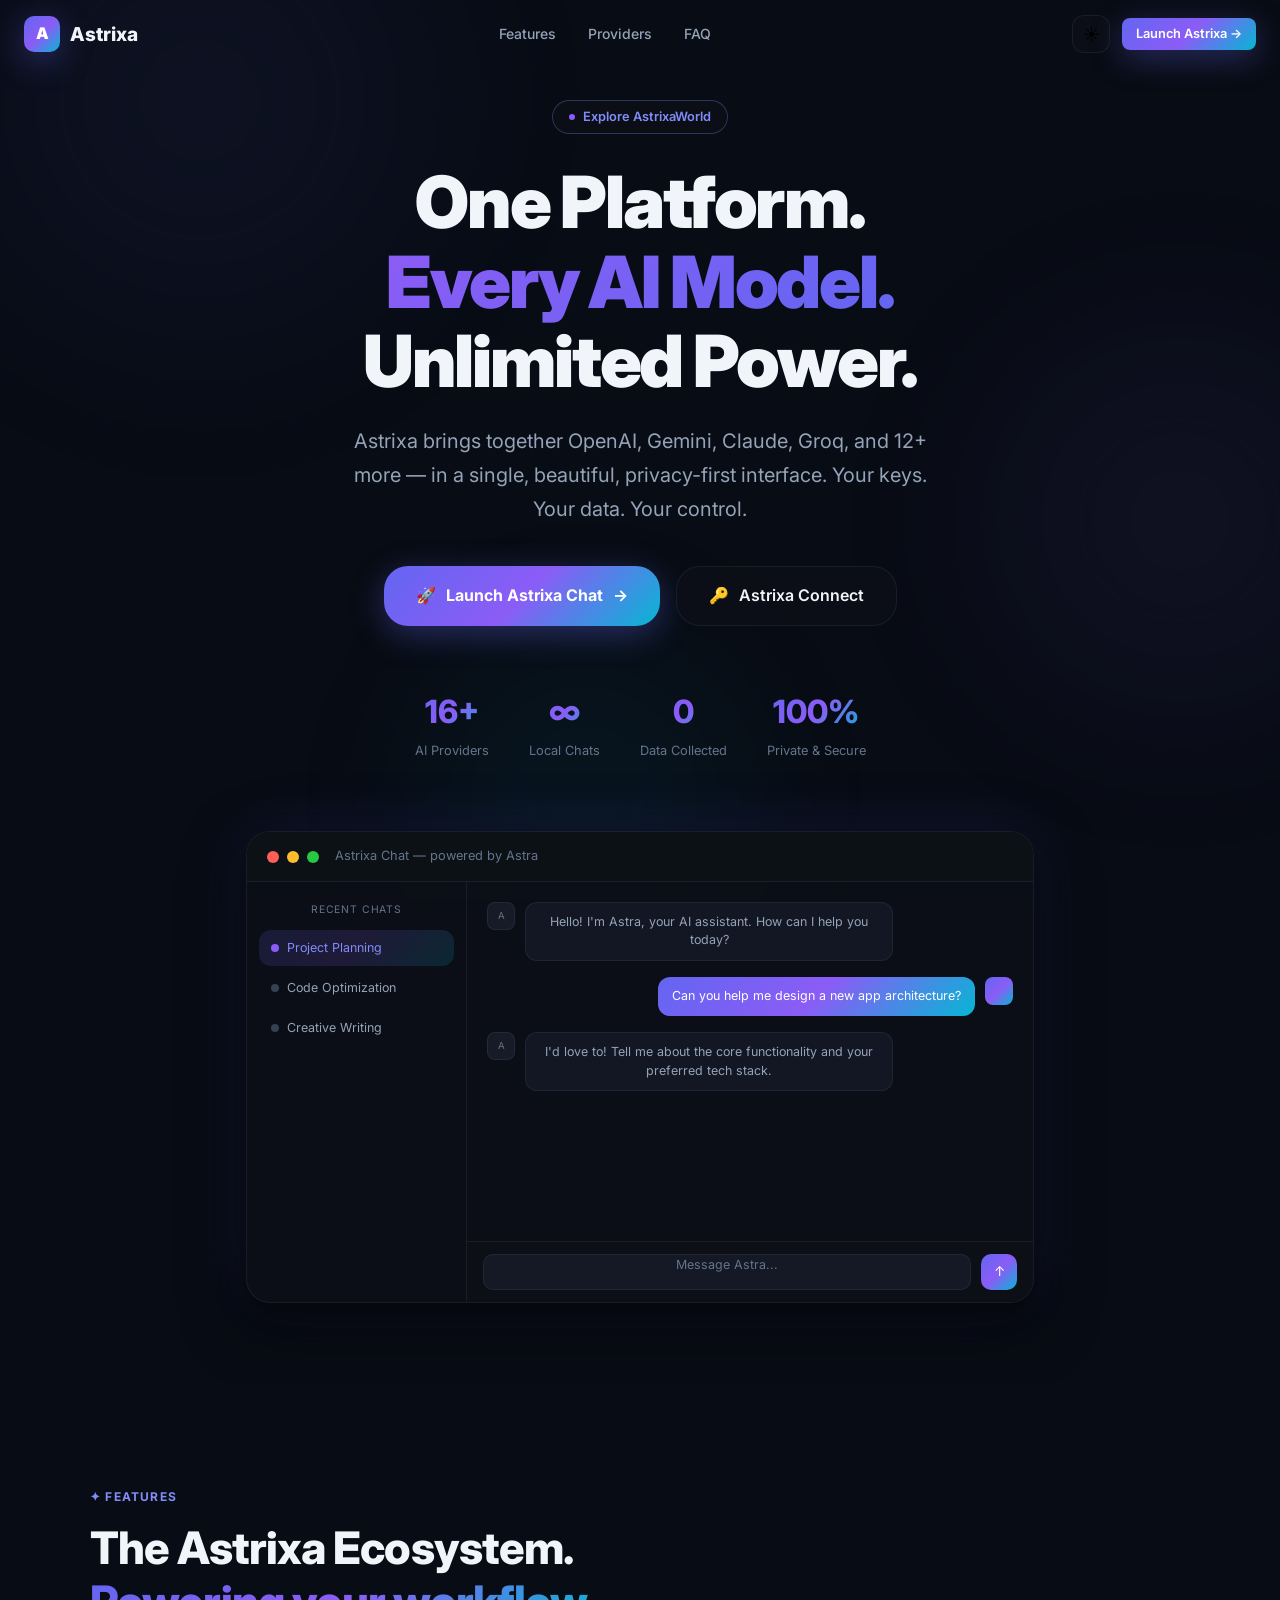
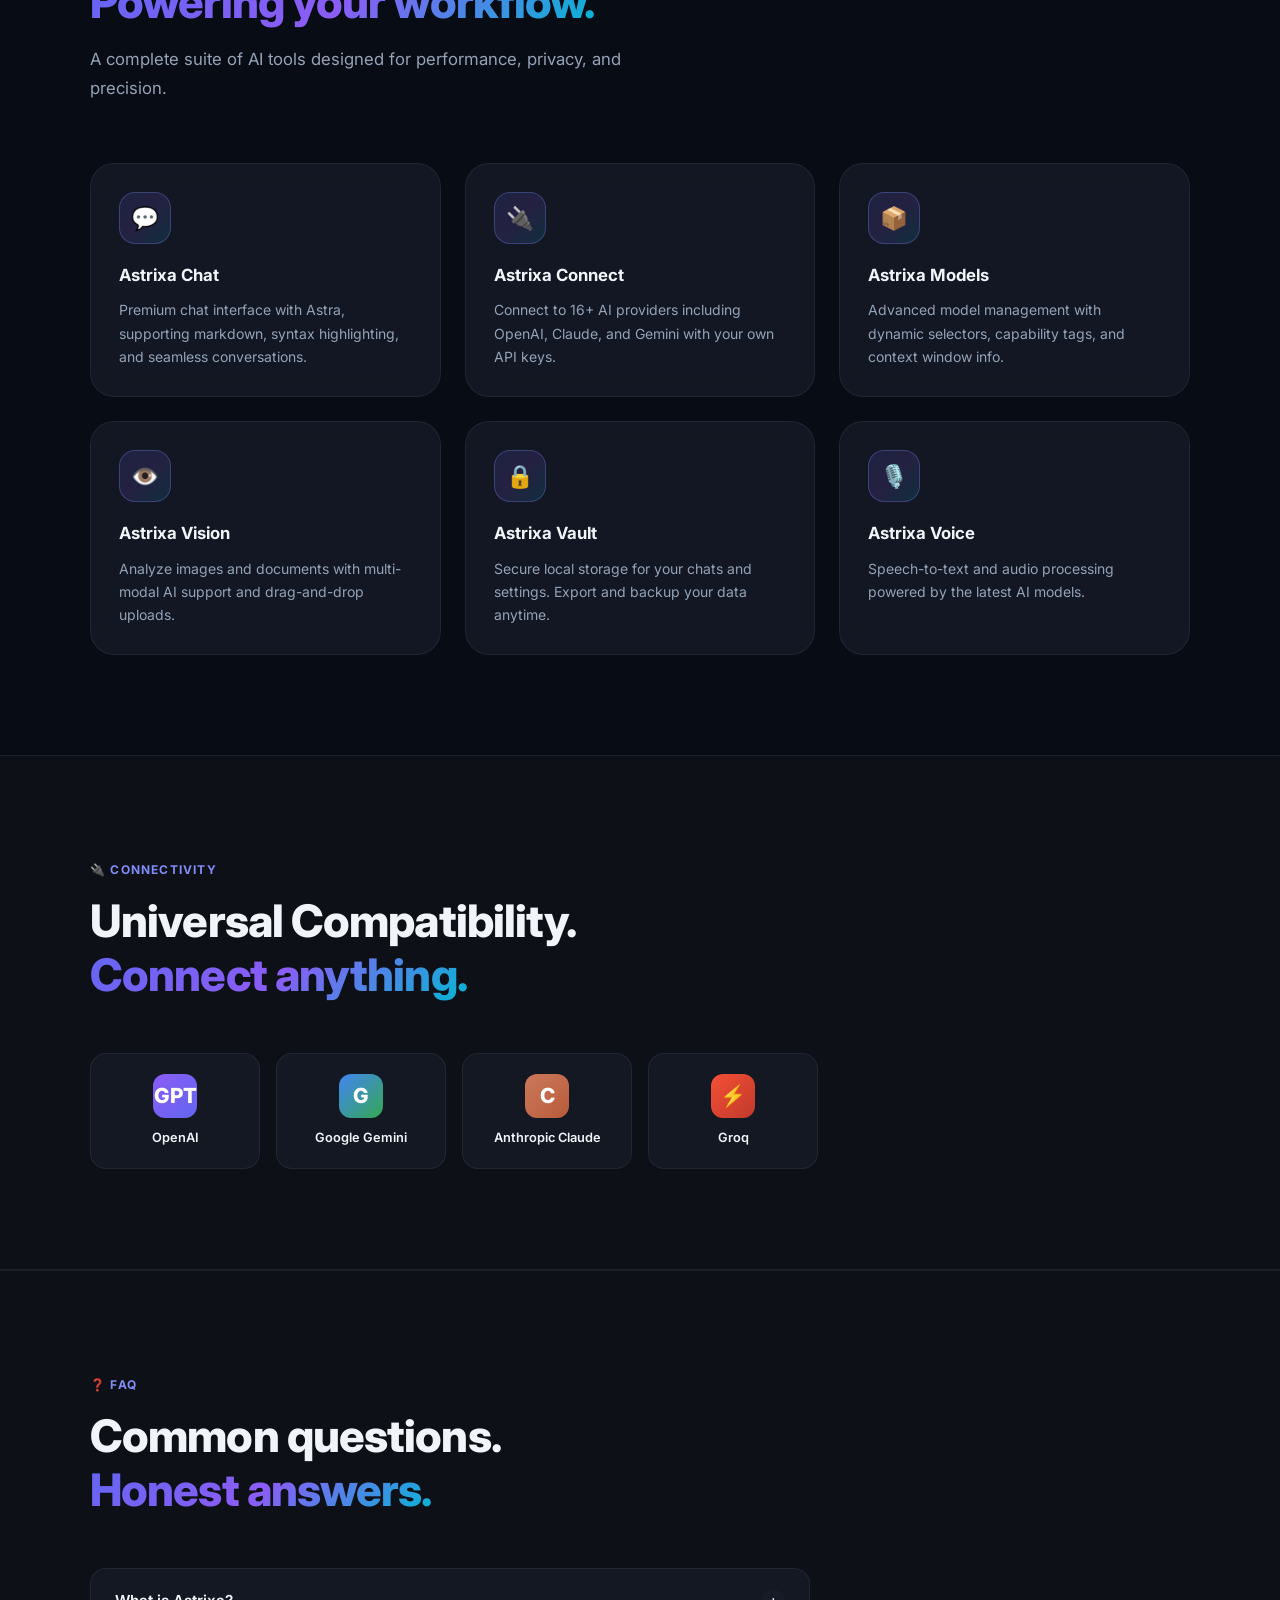
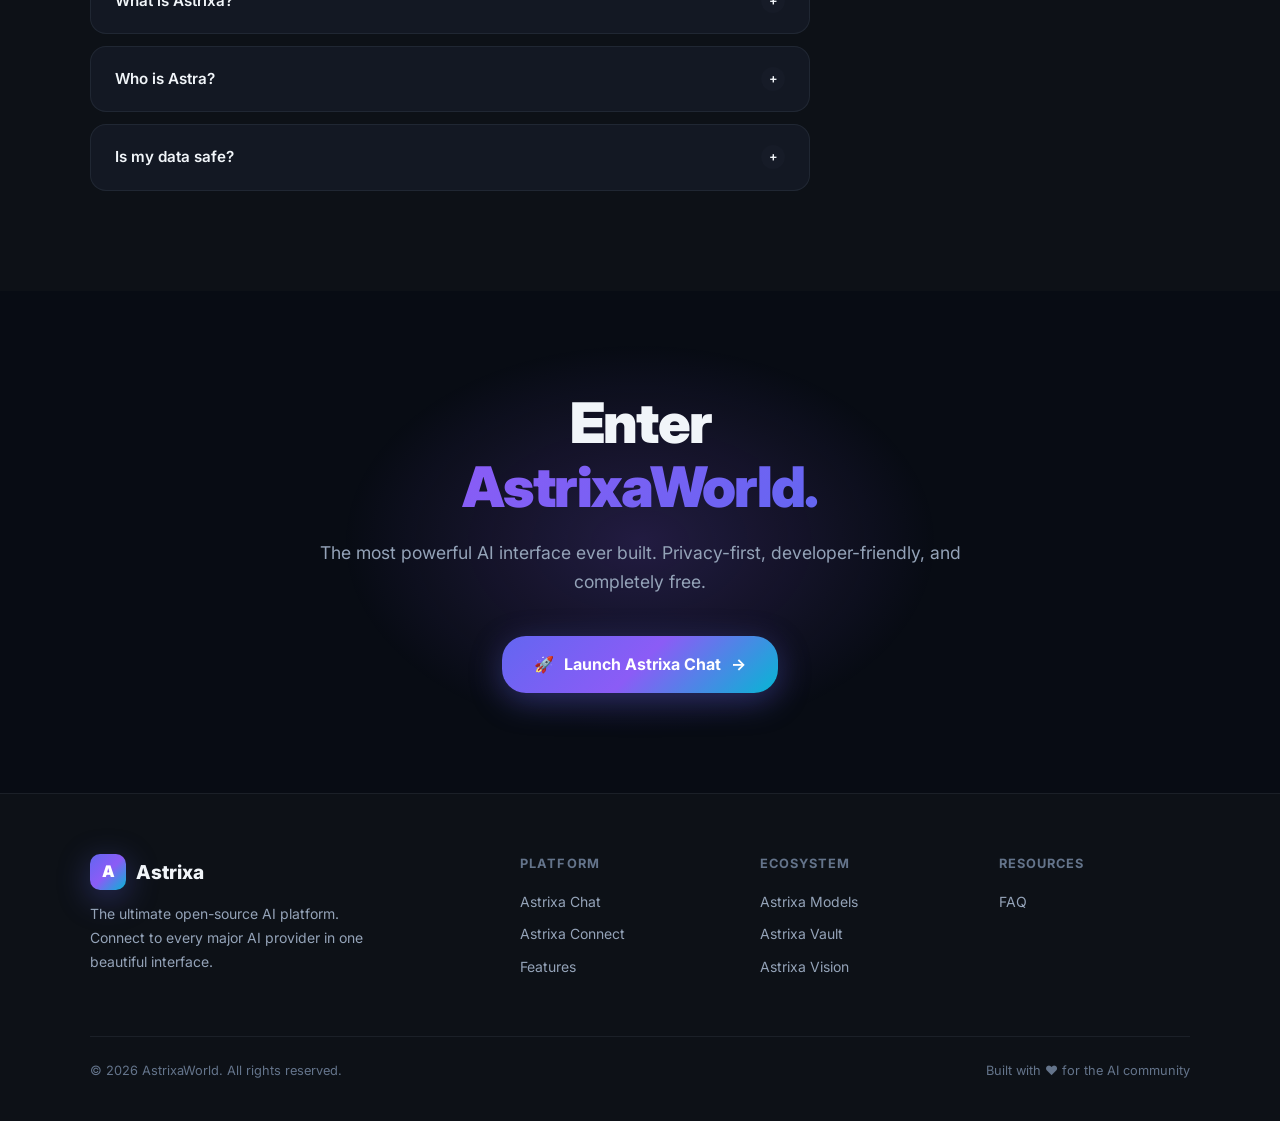
<file: index.html>
<!DOCTYPE html>
<html lang="en" data-theme="dark">
<head>
  <meta charset="UTF-8" />
  <meta name="viewport" content="width=device-width, initial-scale=1.0" />
  <title>Astrixa — The Ultimate AI Platform</title>
  <meta name="description" content="One platform. Every AI model. Unlimited possibilities. Connect to OpenAI, Gemini, Claude, Groq, and 12+ more AI providers in a single beautiful interface." />
  <link rel="icon" type="image/svg+xml" href="data:image/svg+xml,<svg xmlns='http://www.w3.org/2000/svg' viewBox='0 0 32 32'><defs><linearGradient id='g' x1='0%25' y1='0%25' x2='100%25' y2='100%25'><stop offset='0%25' stop-color='%238b5cf6'/><stop offset='100%25' stop-color='%2306b6d4'/></linearGradient></defs><rect width='32' height='32' rx='8' fill='url(%23g)'/><text x='16' y='22' text-anchor='middle' font-size='18' fill='white' font-family='Arial' font-weight='bold'>A</text></svg>" />
  <link rel="preconnect" href="https://fonts.googleapis.com" />
  <link rel="preconnect" href="https://fonts.gstatic.com" crossorigin />
  <link href="https://fonts.googleapis.com/css2?family=Inter:wght@300;400;500;600;700;800;900&display=swap" rel="stylesheet" />
  <link rel="stylesheet" href="assets/css/styles.css" />
  <style>
    /* ── Landing Page Specific ── */
    .landing-nav {
      position: fixed;
      top: 0;
      left: 0;
      right: 0;
      z-index: var(--z-sticky);
      padding: 0 24px;
      height: 68px;
      display: flex;
      align-items: center;
      justify-content: space-between;
      transition: all var(--transition-base);
    }
    .landing-nav.scrolled {
      background: var(--bg-glass);
      backdrop-filter: var(--blur-lg);
      -webkit-backdrop-filter: var(--blur-lg);
      border-bottom: 1px solid var(--border-color);
      box-shadow: var(--shadow-md);
    }
    .nav-logo {
      display: flex;
      align-items: center;
      gap: 10px;
      font-size: 1.2rem;
      font-weight: 800;
      color: var(--text-primary);
    }
    .nav-logo-icon {
      width: 36px;
      height: 36px;
      background: var(--brand-gradient);
      border-radius: 10px;
      display: flex;
      align-items: center;
      justify-content: center;
      font-size: 1rem;
      font-weight: 900;
      color: white;
      box-shadow: var(--shadow-brand);
    }
    .nav-links {
      display: flex;
      align-items: center;
      gap: 32px;
    }
    .nav-link {
      font-size: 0.875rem;
      font-weight: 500;
      color: var(--text-secondary);
      transition: color var(--transition-fast);
    }
    .nav-link:hover { color: var(--text-primary); opacity: 1; }
    .nav-actions {
      display: flex;
      align-items: center;
      gap: 12px;
    }
    .theme-toggle-btn {
      width: 38px;
      height: 38px;
      border-radius: var(--radius-md);
      background: var(--bg-glass);
      border: 1px solid var(--border-color);
      display: flex;
      align-items: center;
      justify-content: center;
      cursor: pointer;
      transition: all var(--transition-fast);
      font-size: 1rem;
    }
    .theme-toggle-btn:hover { background: var(--bg-glass-hover); }

    /* ── Hero ── */
    .hero {
      min-height: 100vh;
      display: flex;
      align-items: center;
      justify-content: center;
      text-align: center;
      padding: 100px 24px 80px;
      position: relative;
      overflow: hidden;
    }
    .hero-content {
      max-width: 860px;
      position: relative;
      z-index: 2;
    }
    .hero-badge {
      display: inline-flex;
      align-items: center;
      gap: 8px;
      padding: 6px 16px;
      background: var(--bg-glass);
      border: 1px solid var(--border-brand);
      border-radius: var(--radius-full);
      font-size: 0.8rem;
      font-weight: 600;
      color: var(--text-brand);
      margin-bottom: 28px;
      backdrop-filter: var(--blur-sm);
      animation: fadeInDown 0.6s ease both;
    }
    .hero-badge-dot {
      width: 6px;
      height: 6px;
      background: var(--brand-primary);
      border-radius: 50%;
      animation: pulse 2s ease-in-out infinite;
    }
    .hero-title {
      font-size: clamp(2.5rem, 6vw, 4.5rem);
      font-weight: 900;
      line-height: 1.1;
      letter-spacing: -0.03em;
      margin-bottom: 24px;
      animation: fadeInUp 0.7s ease 0.1s both;
    }
    .hero-subtitle {
      font-size: clamp(1rem, 2vw, 1.25rem);
      color: var(--text-secondary);
      max-width: 600px;
      margin: 0 auto 40px;
      line-height: 1.7;
      animation: fadeInUp 0.7s ease 0.2s both;
    }
    .hero-actions {
      display: flex;
      gap: 16px;
      justify-content: center;
      flex-wrap: wrap;
      animation: fadeInUp 0.7s ease 0.3s both;
    }
    .hero-cta {
      display: inline-flex;
      align-items: center;
      gap: 10px;
      padding: 16px 32px;
      background: var(--brand-gradient);
      color: white;
      border-radius: var(--radius-xl);
      font-size: 1rem;
      font-weight: 700;
      box-shadow: var(--shadow-brand);
      transition: all var(--transition-base);
      position: relative;
      overflow: hidden;
    }
    .hero-cta::before {
      content: '';
      position: absolute;
      inset: 0;
      background: linear-gradient(135deg, rgba(255,255,255,0.15), transparent);
      opacity: 0;
      transition: opacity var(--transition-fast);
    }
    .hero-cta:hover {
      transform: translateY(-2px);
      box-shadow: 0 16px 48px rgba(99,102,241,0.45);
      opacity: 1;
    }
    .hero-cta:hover::before { opacity: 1; }
    .hero-cta:active { transform: translateY(0); }
    .hero-cta-arrow {
      transition: transform var(--transition-base);
    }
    .hero-cta:hover .hero-cta-arrow { transform: translateX(4px); }
    .hero-secondary-cta {
      display: inline-flex;
      align-items: center;
      gap: 10px;
      padding: 16px 32px;
      background: var(--bg-glass);
      border: 1px solid var(--border-color);
      border-radius: var(--radius-xl);
      color: var(--text-primary);
      font-size: 1rem;
      font-weight: 600;
      backdrop-filter: var(--blur-sm);
      transition: all var(--transition-base);
    }
    .hero-secondary-cta:hover {
      background: var(--bg-glass-hover);
      border-color: var(--border-brand);
      transform: translateY(-2px);
      opacity: 1;
    }
    .hero-stats {
      display: flex;
      gap: 40px;
      justify-content: center;
      margin-top: 60px;
      flex-wrap: wrap;
      animation: fadeInUp 0.7s ease 0.4s both;
    }
    .hero-stat {
      text-align: center;
    }
    .hero-stat-number {
      font-size: 2rem;
      font-weight: 800;
      background: var(--brand-gradient);
      -webkit-background-clip: text;
      -webkit-text-fill-color: transparent;
      background-clip: text;
    }
    .hero-stat-label {
      font-size: 0.8rem;
      color: var(--text-tertiary);
      margin-top: 4px;
    }

    /* ── Floating mockup ── */
    .hero-mockup {
      margin-top: 70px;
      position: relative;
      animation: fadeInUp 0.8s ease 0.5s both;
    }
    .mockup-window {
      background: var(--bg-glass);
      border: 1px solid var(--border-color);
      border-radius: var(--radius-xl);
      overflow: hidden;
      box-shadow: var(--shadow-xl), var(--shadow-glow);
      backdrop-filter: var(--blur-md);
      max-width: 900px;
      margin: 0 auto;
    }
    .mockup-titlebar {
      display: flex;
      align-items: center;
      gap: 8px;
      padding: 14px 20px;
      border-bottom: 1px solid var(--border-color);
      background: var(--bg-glass-strong);
    }
    .mockup-dot {
      width: 12px; height: 12px;
      border-radius: 50%;
    }
    .mockup-dot-red   { background: #ff5f57; }
    .mockup-dot-yellow { background: #febc2e; }
    .mockup-dot-green { background: #28c840; }
    .mockup-titlebar-text {
      margin-left: 8px;
      font-size: 0.8rem;
      color: var(--text-tertiary);
    }
    .mockup-body {
      display: flex;
      height: 420px;
    }
    .mockup-sidebar {
      width: 220px;
      border-right: 1px solid var(--border-color);
      padding: 16px 12px;
      display: flex;
      flex-direction: column;
      gap: 4px;
      flex-shrink: 0;
    }
    .mockup-sidebar-item {
      padding: 8px 12px;
      border-radius: var(--radius-md);
      font-size: 0.78rem;
      color: var(--text-secondary);
      display: flex;
      align-items: center;
      gap: 8px;
    }
    .mockup-sidebar-item.active {
      background: var(--brand-gradient-soft);
      color: var(--text-brand);
    }
    .mockup-sidebar-dot {
      width: 8px; height: 8px;
      border-radius: 50%;
      background: var(--brand-primary);
      flex-shrink: 0;
    }
    .mockup-chat {
      flex: 1;
      display: flex;
      flex-direction: column;
      padding: 20px;
      gap: 16px;
      overflow: hidden;
    }
    .mockup-msg {
      display: flex;
      gap: 10px;
      align-items: flex-start;
    }
    .mockup-msg.user { flex-direction: row-reverse; }
    .mockup-avatar {
      width: 28px; height: 28px;
      border-radius: 8px;
      flex-shrink: 0;
    }
    .mockup-avatar.ai {
      background: var(--bg-tertiary);
      border: 1px solid var(--border-color);
      display: flex;
      align-items: center;
      justify-content: center;
      font-size: 0.65rem;
      color: var(--text-tertiary);
    }
    .mockup-avatar.user {
      background: var(--brand-gradient);
    }
    .mockup-bubble {
      padding: 10px 14px;
      border-radius: 12px;
      font-size: 0.78rem;
      line-height: 1.5;
      max-width: 70%;
    }
    .mockup-bubble.ai {
      background: var(--bg-card);
      border: 1px solid var(--border-color);
      color: var(--text-secondary);
    }
    .mockup-bubble.user {
      background: var(--brand-gradient);
      color: white;
    }
    .mockup-input-bar {
      border-top: 1px solid var(--border-color);
      padding: 12px 16px;
      display: flex;
      gap: 10px;
      align-items: center;
      background: var(--bg-glass);
    }
    .mockup-input {
      flex: 1;
      height: 36px;
      background: var(--bg-input);
      border: 1px solid var(--border-color);
      border-radius: 10px;
      padding: 0 14px;
      font-size: 0.78rem;
      color: var(--text-tertiary);
    }
    .mockup-send {
      width: 36px; height: 36px;
      background: var(--brand-gradient);
      border-radius: 10px;
      display: flex;
      align-items: center;
      justify-content: center;
      font-size: 0.85rem;
      color: white;
    }

    /* ── Section Base ── */
    .section {
      padding: 100px 24px;
      position: relative;
    }
    .section-inner {
      max-width: 1100px;
      margin: 0 auto;
    }
    .section-label {
      display: inline-flex;
      align-items: center;
      gap: 8px;
      font-size: 0.75rem;
      font-weight: 700;
      letter-spacing: 0.1em;
      text-transform: uppercase;
      color: var(--text-brand);
      margin-bottom: 16px;
    }
    .section-title {
      font-size: clamp(1.8rem, 4vw, 2.8rem);
      font-weight: 800;
      line-height: 1.2;
      letter-spacing: -0.02em;
      margin-bottom: 16px;
    }
    .section-subtitle {
      font-size: 1.05rem;
      color: var(--text-secondary);
      max-width: 560px;
      line-height: 1.7;
    }

    /* ── Features Grid ── */
    .features-grid {
      display: grid;
      grid-template-columns: repeat(auto-fit, minmax(300px, 1fr));
      gap: 24px;
      margin-top: 60px;
    }
    .feature-card {
      padding: 28px;
      background: var(--bg-card);
      border: 1px solid var(--border-color);
      border-radius: var(--radius-xl);
      backdrop-filter: var(--blur-md);
      transition: all var(--transition-base);
      position: relative;
      overflow: hidden;
    }
    .feature-card::before {
      content: '';
      position: absolute;
      top: 0;
      left: 0;
      right: 0;
      height: 2px;
      background: var(--brand-gradient);
      opacity: 0;
      transition: opacity var(--transition-base);
    }
    .feature-card:hover {
      transform: translateY(-4px);
      box-shadow: var(--shadow-lg);
      border-color: var(--border-brand);
    }
    .feature-card:hover::before { opacity: 1; }
    .feature-icon {
      width: 52px;
      height: 52px;
      border-radius: var(--radius-lg);
      display: flex;
      align-items: center;
      justify-content: center;
      font-size: 1.4rem;
      margin-bottom: 18px;
      background: var(--brand-gradient-soft);
      border: 1px solid var(--border-brand);
    }
    .feature-title {
      font-size: 1.05rem;
      font-weight: 700;
      margin-bottom: 10px;
    }
    .feature-desc {
      font-size: 0.875rem;
      color: var(--text-secondary);
      line-height: 1.65;
    }

    /* ── Providers Section ── */
    .providers-section {
      background: var(--bg-secondary);
      border-top: 1px solid var(--border-color);
      border-bottom: 1px solid var(--border-color);
    }
    .providers-grid {
      display: grid;
      grid-template-columns: repeat(auto-fill, minmax(160px, 1fr));
      gap: 16px;
      margin-top: 50px;
    }
    .provider-card {
      padding: 20px 16px;
      background: var(--bg-card);
      border: 1px solid var(--border-color);
      border-radius: var(--radius-lg);
      display: flex;
      flex-direction: column;
      align-items: center;
      gap: 10px;
      text-align: center;
      transition: all var(--transition-base);
      cursor: default;
    }
    .provider-card:hover {
      transform: translateY(-3px);
      box-shadow: var(--shadow-md);
      border-color: var(--border-brand);
      background: var(--bg-glass-hover);
    }
    .provider-logo {
      width: 44px;
      height: 44px;
      border-radius: var(--radius-md);
      display: flex;
      align-items: center;
      justify-content: center;
      font-size: 1.3rem;
      font-weight: 800;
    }
    .provider-name {
      font-size: 0.8rem;
      font-weight: 600;
      color: var(--text-primary);
    }
    .provider-tag {
      font-size: 0.65rem;
      color: var(--text-tertiary);
    }

    /* ── FAQ ── */
    .faq-list {
      margin-top: 50px;
      display: flex;
      flex-direction: column;
      gap: 12px;
      max-width: 720px;
    }
    .faq-item {
      background: var(--bg-card);
      border: 1px solid var(--border-color);
      border-radius: var(--radius-lg);
      overflow: hidden;
      transition: all var(--transition-base);
    }
    .faq-item:hover { border-color: var(--border-brand); }
    .faq-question {
      display: flex;
      align-items: center;
      justify-content: space-between;
      padding: 20px 24px;
      cursor: pointer;
      font-weight: 600;
      font-size: 0.95rem;
      user-select: none;
      gap: 16px;
    }
    .faq-icon {
      width: 24px;
      height: 24px;
      border-radius: 50%;
      background: var(--bg-tertiary);
      display: flex;
      align-items: center;
      justify-content: center;
      font-size: 0.8rem;
      flex-shrink: 0;
      transition: transform var(--transition-base);
    }
    .faq-item.open .faq-icon { transform: rotate(45deg); }
    .faq-answer {
      max-height: 0;
      overflow: hidden;
      transition: max-height var(--transition-slow), padding var(--transition-base);
    }
    .faq-item.open .faq-answer { max-height: 300px; }
    .faq-answer-inner {
      padding: 0 24px 20px;
      color: var(--text-secondary);
      font-size: 0.9rem;
      line-height: 1.7;
    }

    /* ── CTA Section ── */
    .cta-section {
      padding: 100px 24px;
      text-align: center;
      position: relative;
      overflow: hidden;
    }
    .cta-inner {
      max-width: 700px;
      margin: 0 auto;
      position: relative;
      z-index: 2;
    }
    .cta-glow {
      position: absolute;
      top: 50%;
      left: 50%;
      transform: translate(-50%, -50%);
      width: 600px;
      height: 400px;
      background: radial-gradient(ellipse, rgba(139,92,246,0.2) 0%, transparent 70%);
      pointer-events: none;
    }
    .cta-title {
      font-size: clamp(2rem, 5vw, 3.5rem);
      font-weight: 900;
      line-height: 1.15;
      letter-spacing: -0.03em;
      margin-bottom: 20px;
    }
    .cta-subtitle {
      font-size: 1.1rem;
      color: var(--text-secondary);
      margin-bottom: 40px;
      line-height: 1.6;
    }

    /* ── Footer ── */
    .footer {
      border-top: 1px solid var(--border-color);
      padding: 60px 24px 40px;
      background: var(--bg-secondary);
    }
    .footer-inner {
      max-width: 1100px;
      margin: 0 auto;
    }
    .footer-top {
      display: grid;
      grid-template-columns: 2fr 1fr 1fr 1fr;
      gap: 48px;
      margin-bottom: 48px;
    }
    .footer-brand-desc {
      font-size: 0.875rem;
      color: var(--text-secondary);
      line-height: 1.7;
      margin-top: 12px;
      max-width: 280px;
    }
    .footer-col-title {
      font-size: 0.8rem;
      font-weight: 700;
      letter-spacing: 0.08em;
      text-transform: uppercase;
      color: var(--text-tertiary);
      margin-bottom: 16px;
    }
    .footer-link {
      display: block;
      font-size: 0.875rem;
      color: var(--text-secondary);
      margin-bottom: 10px;
      transition: color var(--transition-fast);
    }
    .footer-link:hover { color: var(--text-primary); opacity: 1; }
    .footer-bottom {
      display: flex;
      align-items: center;
      justify-content: space-between;
      padding-top: 24px;
      border-top: 1px solid var(--border-color);
      font-size: 0.8rem;
      color: var(--text-tertiary);
      flex-wrap: wrap;
      gap: 12px;
    }

    /* ── Scroll reveal ── */
    .reveal {
      opacity: 0;
      transform: translateY(30px);
      transition: opacity 0.7s ease, transform 0.7s ease;
    }
    .reveal.visible {
      opacity: 1;
      transform: translateY(0);
    }

    /* ── Mobile nav ── */
    .mobile-menu-btn {
      display: none;
      width: 38px;
      height: 38px;
      border-radius: var(--radius-md);
      background: var(--bg-glass);
      border: 1px solid var(--border-color);
      align-items: center;
      justify-content: center;
      cursor: pointer;
      font-size: 1.1rem;
    }
    .mobile-nav {
      display: none;
      position: fixed;
      top: 68px;
      left: 0;
      right: 0;
      background: var(--bg-modal);
      border-bottom: 1px solid var(--border-color);
      padding: 16px 24px;
      flex-direction: column;
      gap: 4px;
      z-index: var(--z-sticky);
      animation: fadeInDown 0.2s ease both;
    }
    .mobile-nav.open { display: flex; }
    .mobile-nav-link {
      padding: 12px 16px;
      border-radius: var(--radius-md);
      color: var(--text-secondary);
      font-size: 0.9rem;
      font-weight: 500;
      cursor: pointer;
      transition: all var(--transition-fast);
    }
    .mobile-nav-link:hover { background: var(--bg-glass); color: var(--text-primary); }

    @media (max-width: 768px) {
      .nav-links { display: none; }
      .mobile-menu-btn { display: flex; }
      .footer-top { grid-template-columns: 1fr 1fr; }
      .mockup-sidebar { display: none; }
    }
    @media (max-width: 480px) {
      .footer-top { grid-template-columns: 1fr; }
      .hero-stats { gap: 24px; }
    }

    /* ── Animated gradient text ── */
    .animated-gradient {
      background: linear-gradient(135deg, #8b5cf6, #6366f1, #06b6d4, #8b5cf6);
      background-size: 300% 300%;
      -webkit-background-clip: text;
      -webkit-text-fill-color: transparent;
      background-clip: text;
      animation: gradientShift 4s ease infinite;
    }
  </style>
</head>
<body>
  <!-- Background Orbs -->
  <div class="bg-orbs">
    <div class="orb orb-1"></div>
    <div class="orb orb-2"></div>
    <div class="orb orb-3"></div>
  </div>

  <!-- Navigation -->
  <nav class="landing-nav" id="landing-nav">
    <a href="index.html" class="nav-logo">
      <div class="nav-logo-icon">A</div>
      <span>Astrixa</span>
    </a>
    <div class="nav-links">
      <a href="#features" class="nav-link">Features</a>
      <a href="#providers" class="nav-link">Providers</a>
      <a href="#faq" class="nav-link">FAQ</a>
    </div>
    <div class="nav-actions">
      <button class="theme-toggle-btn" id="theme-toggle" aria-label="Toggle theme">🌙</button>
      <a href="astrixa.html" class="btn btn-primary btn-sm">Launch Astrixa →</a>
      <button class="mobile-menu-btn" id="mobile-menu-btn" aria-label="Menu">☰</button>
    </div>
  </nav>

  <!-- Mobile Nav -->
  <div class="mobile-nav" id="mobile-nav">
    <a href="#features" class="mobile-nav-link">Features</a>
    <a href="#providers" class="mobile-nav-link">Providers</a>
    <a href="#faq" class="mobile-nav-link">FAQ</a>
    <a href="astrixa.html" class="btn btn-primary" style="margin-top:8px;">Launch Astrixa →</a>
  </div>

  <!-- Hero Section -->
  <section class="hero" id="hero">
    <div class="hero-content">
      <div class="hero-badge">
        <span class="hero-badge-dot"></span>
        Explore AstrixaWorld
      </div>
      <h1 class="hero-title">
        One Platform.<br />
        <span class="animated-gradient">Every AI Model.</span><br />
        Unlimited Power.
      </h1>
      <p class="hero-subtitle">
        Astrixa brings together OpenAI, Gemini, Claude, Groq, and 12+ more — in a single, beautiful, privacy-first interface. Your keys. Your data. Your control.
      </p>
      <div class="hero-actions">
        <a href="astrixa.html" class="hero-cta">
          <span>🚀</span>
          <span>Launch Astrixa Chat</span>
          <span class="hero-cta-arrow">→</span>
        </a>
        <a href="get-api.html" class="hero-secondary-cta">
          <span>🔑</span>
          <span>Astrixa Connect</span>
        </a>
      </div>
      <div class="hero-stats">
        <div class="hero-stat">
          <div class="hero-stat-number">16+</div>
          <div class="hero-stat-label">AI Providers</div>
        </div>
        <div class="hero-stat">
          <div class="hero-stat-number">∞</div>
          <div class="hero-stat-label">Local Chats</div>
        </div>
        <div class="hero-stat">
          <div class="hero-stat-number">0</div>
          <div class="hero-stat-label">Data Collected</div>
        </div>
        <div class="hero-stat">
          <div class="hero-stat-number">100%</div>
          <div class="hero-stat-label">Private & Secure</div>
        </div>
      </div>

      <!-- Mockup Window -->
      <div class="hero-mockup">
        <div class="mockup-window">
          <div class="mockup-titlebar">
            <div class="mockup-dot mockup-dot-red"></div>
            <div class="mockup-dot mockup-dot-yellow"></div>
            <div class="mockup-dot mockup-dot-green"></div>
            <span class="mockup-titlebar-text">Astrixa Chat — powered by Astra</span>
          </div>
          <div class="mockup-body">
            <div class="mockup-sidebar">
              <div style="font-size:0.65rem;color:var(--text-tertiary);padding:4px 12px;margin-bottom:4px;letter-spacing:0.08em;text-transform:uppercase;">Recent Chats</div>
              <div class="mockup-sidebar-item active">
                <div class="mockup-sidebar-dot"></div>
                Project Planning
              </div>
              <div class="mockup-sidebar-item">
                <div style="width:8px;height:8px;border-radius:50%;background:var(--text-muted);flex-shrink:0;"></div>
                Code Optimization
              </div>
              <div class="mockup-sidebar-item">
                <div style="width:8px;height:8px;border-radius:50%;background:var(--text-muted);flex-shrink:0;"></div>
                Creative Writing
              </div>
            </div>
            <div style="flex:1;display:flex;flex-direction:column;">
              <div class="mockup-chat">
                <div class="mockup-msg">
                  <div class="mockup-avatar ai" style="font-size:0.6rem;">A</div>
                  <div class="mockup-bubble ai">Hello! I'm Astra, your AI assistant. How can I help you today?</div>
                </div>
                <div class="mockup-msg user">
                  <div class="mockup-avatar user"></div>
                  <div class="mockup-bubble user">Can you help me design a new app architecture?</div>
                </div>
                <div class="mockup-msg">
                  <div class="mockup-avatar ai" style="font-size:0.6rem;">A</div>
                  <div class="mockup-bubble ai">I'd love to! Tell me about the core functionality and your preferred tech stack.</div>
                </div>
              </div>
              <div class="mockup-input-bar">
                <div class="mockup-input">Message Astra...</div>
                <div class="mockup-send">↑</div>
              </div>
            </div>
          </div>
        </div>
      </div>
    </div>
  </section>

  <!-- Features Section -->
  <section class="section" id="features">
    <div class="section-inner">
      <div class="reveal">
        <div class="section-label">✦ Features</div>
        <h2 class="section-title">The Astrixa Ecosystem.<br /><span class="text-gradient">Powering your workflow.</span></h2>
        <p class="section-subtitle">A complete suite of AI tools designed for performance, privacy, and precision.</p>
      </div>
      <div class="features-grid">
        <div class="feature-card reveal">
          <div class="feature-icon">💬</div>
          <div class="feature-title">Astrixa Chat</div>
          <div class="feature-desc">Premium chat interface with Astra, supporting markdown, syntax highlighting, and seamless conversations.</div>
        </div>
        <div class="feature-card reveal">
          <div class="feature-icon">🔌</div>
          <div class="feature-title">Astrixa Connect</div>
          <div class="feature-desc">Connect to 16+ AI providers including OpenAI, Claude, and Gemini with your own API keys.</div>
        </div>
        <div class="feature-card reveal">
          <div class="feature-icon">📦</div>
          <div class="feature-title">Astrixa Models</div>
          <div class="feature-desc">Advanced model management with dynamic selectors, capability tags, and context window info.</div>
        </div>
        <div class="feature-card reveal">
          <div class="feature-icon">👁️</div>
          <div class="feature-title">Astrixa Vision</div>
          <div class="feature-desc">Analyze images and documents with multi-modal AI support and drag-and-drop uploads.</div>
        </div>
        <div class="feature-card reveal">
          <div class="feature-icon">🔒</div>
          <div class="feature-title">Astrixa Vault</div>
          <div class="feature-desc">Secure local storage for your chats and settings. Export and backup your data anytime.</div>
        </div>
        <div class="feature-card reveal">
          <div class="feature-icon">🎙️</div>
          <div class="feature-title">Astrixa Voice</div>
          <div class="feature-desc">Speech-to-text and audio processing powered by the latest AI models.</div>
        </div>
      </div>
    </div>
  </section>

  <!-- Providers Section -->
  <section class="section providers-section" id="providers">
    <div class="section-inner">
      <div class="reveal">
        <div class="section-label">🔌 Connectivity</div>
        <h2 class="section-title">Universal Compatibility.<br /><span class="text-gradient">Connect anything.</span></h2>
      </div>
      <div class="providers-grid">
        <div class="provider-card reveal">
          <div class="provider-logo" style="background:linear-gradient(135deg,#8b5cf6,#6366f1);color:white;">GPT</div>
          <div class="provider-name">OpenAI</div>
        </div>
        <div class="provider-card reveal">
          <div class="provider-logo" style="background:linear-gradient(135deg,#4285f4,#34a853);color:white;">G</div>
          <div class="provider-name">Google Gemini</div>
        </div>
        <div class="provider-card reveal">
          <div class="provider-logo" style="background:linear-gradient(135deg,#cc785c,#b85c3a);color:white;">C</div>
          <div class="provider-name">Anthropic Claude</div>
        </div>
        <div class="provider-card reveal">
          <div class="provider-logo" style="background:linear-gradient(135deg,#f55036,#c0392b);color:white;">⚡</div>
          <div class="provider-name">Groq</div>
        </div>
        <div class="provider-card reveal">
          <div class="provider-logo" style="background:linear-gradient(135deg,#4a90d9,#2c6fad);color:white;">DS</div>
          <div class="provider-name">DeepSeek</div>
        </div>
        <div class="provider-card reveal">
          <div class="provider-logo" style="background:linear-gradient(135deg,#6c5ce7,#fd79a8);color:white;">+</div>
          <div class="provider-name">& More</div>
        </div>
      </div>
    </div>
  </section>

  <!-- FAQ Section -->
  <section class="section" id="faq" style="background:var(--bg-secondary);border-top:1px solid var(--border-color);">
    <div class="section-inner">
      <div class="reveal">
        <div class="section-label">❓ FAQ</div>
        <h2 class="section-title">Common questions.<br /><span class="text-gradient">Honest answers.</span></h2>
      </div>
      <div class="faq-list reveal">
        <div class="faq-item">
          <div class="faq-question">
            What is Astrixa?
            <div class="faq-icon">+</div>
          </div>
          <div class="faq-answer">
            <div class="faq-answer-inner">Astrixa is a premium AI platform that allows you to use your own API keys to chat with any AI model from any provider in a single, unified interface.</div>
          </div>
        </div>
        <div class="faq-item">
          <div class="faq-question">
            Who is Astra?
            <div class="faq-icon">+</div>
          </div>
          <div class="faq-answer">
            <div class="faq-answer-inner">Astra is the default AI personality of the Astrixa platform. While you can use any model, Astra provides the core experience and assistant features.</div>
          </div>
        </div>
        <div class="faq-item">
          <div class="faq-question">
            Is my data safe?
            <div class="faq-icon">+</div>
          </div>
          <div class="faq-answer">
            <div class="faq-answer-inner">Yes. All your chats, settings, and API keys are stored locally in your browser (Astrixa Vault). We never see your data.</div>
          </div>
        </div>
      </div>
    </div>
  </section>

  <!-- CTA Section -->
  <section class="cta-section">
    <div class="cta-glow"></div>
    <div class="cta-inner reveal">
      <h2 class="cta-title">
        Enter<br />
        <span class="animated-gradient">AstrixaWorld.</span>
      </h2>
      <p class="cta-subtitle">
        The most powerful AI interface ever built. Privacy-first, developer-friendly, and completely free.
      </p>
      <div style="display:flex;gap:16px;justify-content:center;flex-wrap:wrap;">
        <a href="astrixa.html" class="hero-cta">
          <span>🚀</span>
          <span>Launch Astrixa Chat</span>
          <span class="hero-cta-arrow">→</span>
        </a>
      </div>
    </div>
  </section>

  <!-- Footer -->
  <footer class="footer">
    <div class="footer-inner">
      <div class="footer-top">
        <div>
          <div class="nav-logo">
            <div class="nav-logo-icon">A</div>
            <span>Astrixa</span>
          </div>
          <p class="footer-brand-desc">The ultimate open-source AI platform. Connect to every major AI provider in one beautiful interface.</p>
        </div>
        <div>
          <div class="footer-col-title">Platform</div>
          <a href="astrixa.html" class="footer-link">Astrixa Chat</a>
          <a href="get-api.html" class="footer-link">Astrixa Connect</a>
          <a href="#features" class="footer-link">Features</a>
        </div>
        <div>
          <div class="footer-col-title">Ecosystem</div>
          <a href="#" class="footer-link">Astrixa Models</a>
          <a href="#" class="footer-link">Astrixa Vault</a>
          <a href="#" class="footer-link">Astrixa Vision</a>
        </div>
        <div>
          <div class="footer-col-title">Resources</div>
          <a href="#faq" class="footer-link">FAQ</a>
        </div>
      </div>
      <div class="footer-bottom">
        <span>© 2026 AstrixaWorld. All rights reserved.</span>
        <span>Built with ❤️ for the AI community</span>
      </div>
    </div>
  </footer>

  <script>
    // ── Theme Toggle ──
    const themeToggle = document.getElementById('theme-toggle');
    const html = document.documentElement;
    let currentTheme = localStorage.getItem('astrixa-theme') || 'dark';
    html.setAttribute('data-theme', currentTheme);
    themeToggle.textContent = currentTheme === 'dark' ? '☀️' : '🌙';

    themeToggle.addEventListener('click', () => {
      currentTheme = currentTheme === 'dark' ? 'light' : 'dark';
      html.setAttribute('data-theme', currentTheme);
      localStorage.setItem('astrixa-theme', currentTheme);
      themeToggle.textContent = currentTheme === 'dark' ? '☀️' : '🌙';
    });

    // ── Sticky Nav ──
    const nav = document.getElementById('landing-nav');
    window.addEventListener('scroll', () => {
      nav.classList.toggle('scrolled', window.scrollY > 20);
    }, { passive: true });

    // ── Mobile Menu ──
    const mobileMenuBtn = document.getElementById('mobile-menu-btn');
    const mobileNav = document.getElementById('mobile-nav');
    mobileMenuBtn.addEventListener('click', () => {
      mobileNav.classList.toggle('open');
      mobileMenuBtn.textContent = mobileNav.classList.contains('open') ? '✕' : '☰';
    });

    // ── FAQ Accordion ──
    document.querySelectorAll('.faq-question').forEach(q => {
      q.addEventListener('click', () => {
        const item = q.closest('.faq-item');
        const isOpen = item.classList.contains('open');
        document.querySelectorAll('.faq-item').forEach(i => i.classList.remove('open'));
        if (!isOpen) item.classList.add('open');
      });
    });

    // ── Scroll Reveal ──
    const revealObserver = new IntersectionObserver((entries) => {
      entries.forEach((entry, i) => {
        if (entry.isIntersecting) {
          setTimeout(() => entry.target.classList.add('visible'), i * 80);
          revealObserver.unobserve(entry.target);
        }
      });
    }, { threshold: 0.1 });
    document.querySelectorAll('.reveal').forEach(el => revealObserver.observe(el));
  </script>
</body>
</html>
</file>
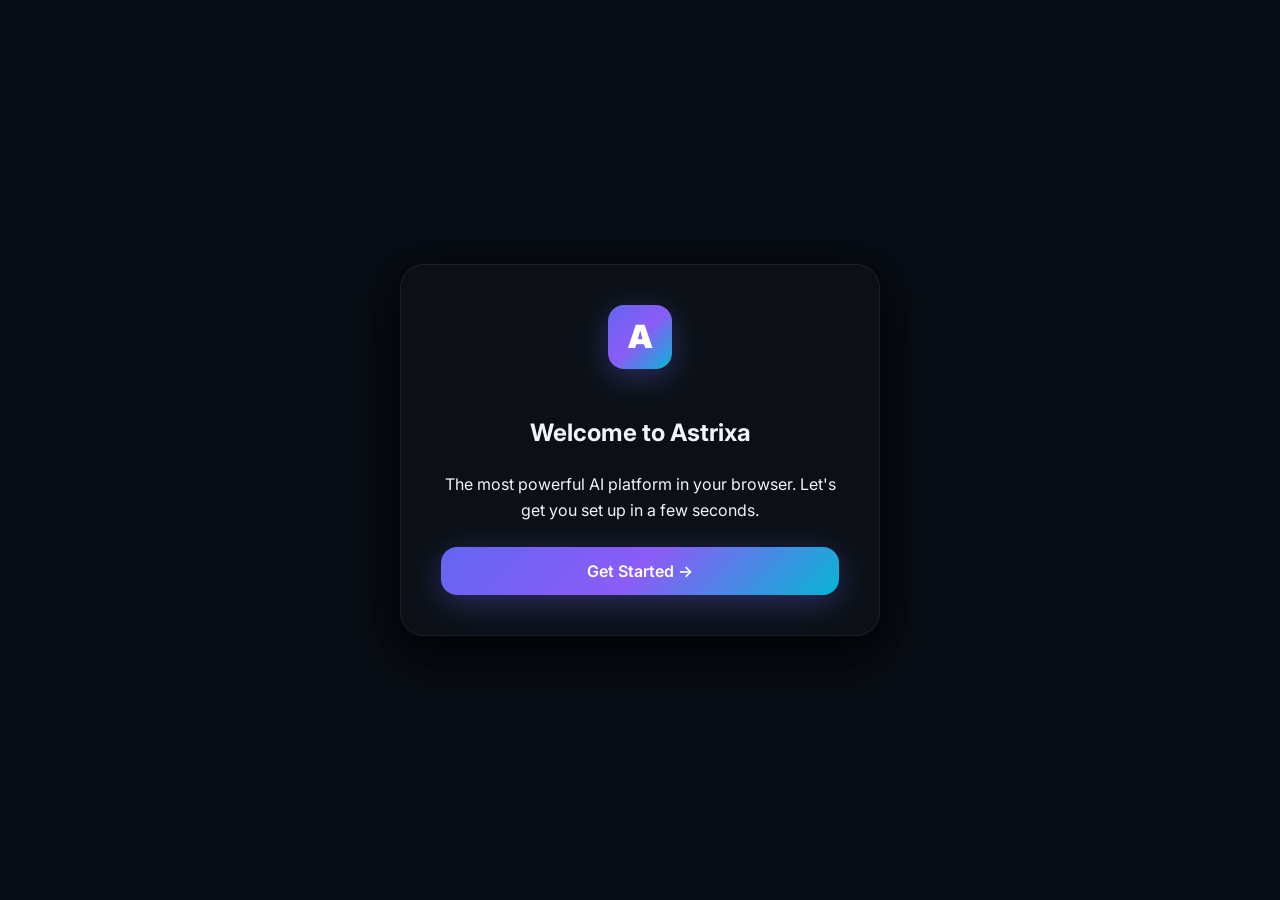
<file: astrixa.html>
<!DOCTYPE html>
<html lang="en" data-theme="dark">
<head>
  <meta charset="UTF-8" />
  <meta name="viewport" content="width=device-width, initial-scale=1.0" />
  <title>Astrixa Chat — Powered by Astra</title>
  <link rel="icon" type="image/svg+xml" href="data:image/svg+xml,<svg xmlns='http://www.w3.org/2000/svg' viewBox='0 0 32 32'><defs><linearGradient id='g' x1='0%25' y1='0%25' x2='100%25' y2='100%25'><stop offset='0%25' stop-color='%238b5cf6'/><stop offset='100%25' stop-color='%2306b6d4'/></linearGradient></defs><rect width='32' height='32' rx='8' fill='url(%23g)'/><text x='16' y='22' text-anchor='middle' font-size='18' fill='white' font-family='Arial' font-weight='bold'>A</text></svg>" />
  <link rel="preconnect" href="https://fonts.googleapis.com" />
  <link rel="preconnect" href="https://fonts.gstatic.com" crossorigin />
  <link href="https://fonts.googleapis.com/css2?family=Inter:wght@300;400;500;600;700;800;900&family=JetBrains+Mono:wght@400;500&display=swap" rel="stylesheet" />
  <link rel="stylesheet" href="assets/css/styles.css" />
  <style>
    /* ── App Layout ── */
    body {
      height: 100vh;
      display: flex;
      overflow: hidden;
    }

    /* ── Sidebar ── */
    .app-sidebar {
      width: var(--sidebar-width);
      background: var(--bg-sidebar);
      border-right: 1px solid var(--border-color);
      display: flex;
      flex-direction: column;
      flex-shrink: 0;
      transition: transform var(--transition-base);
      z-index: var(--z-sticky);
    }
    .sidebar-header {
      padding: 20px 16px;
      display: flex;
      align-items: center;
      justify-content: space-between;
    }
    .app-logo {
      display: flex;
      align-items: center;
      gap: 10px;
      font-weight: 800;
      font-size: 1.1rem;
      color: var(--text-primary);
    }
    .app-logo-icon {
      width: 32px;
      height: 32px;
      background: var(--brand-gradient);
      border-radius: 8px;
      display: flex;
      align-items: center;
      justify-content: center;
      color: white;
      font-size: 0.9rem;
      font-weight: 900;
    }
    .sidebar-scroll {
      flex: 1;
      overflow-y: auto;
      padding: 8px;
    }
    .sidebar-footer {
      padding: 12px;
      border-top: 1px solid var(--border-color);
      display: flex;
      flex-direction: column;
      gap: 4px;
    }

    /* ── Main Chat Area ── */
    .app-main {
      flex: 1;
      display: flex;
      flex-direction: column;
      position: relative;
      background: var(--bg-primary);
    }
    .app-header {
      height: var(--header-height);
      padding: 0 24px;
      display: flex;
      align-items: center;
      justify-content: space-between;
      border-bottom: 1px solid var(--border-color);
      background: var(--bg-glass);
      backdrop-filter: var(--blur-md);
      z-index: var(--z-sticky);
    }
    .chat-info {
      display: flex;
      align-items: center;
      gap: 12px;
    }
    .model-selector-btn {
      display: flex;
      align-items: center;
      gap: 8px;
      padding: 6px 12px;
      background: var(--bg-tertiary);
      border-radius: var(--radius-md);
      font-size: 0.85rem;
      font-weight: 600;
      cursor: pointer;
      transition: all var(--transition-fast);
    }
    .model-selector-btn:hover { background: var(--bg-glass-hover); }

    .chat-container {
      flex: 1;
      overflow-y: auto;
      padding: 20px 0;
      display: flex;
      flex-direction: column;
    }
    .chat-inner {
      max-width: 800px;
      width: 100%;
      margin: 0 auto;
      padding: 0 24px;
    }

    /* ── Input Area ── */
    .input-area {
      padding: 20px 0 32px;
      background: linear-gradient(to top, var(--bg-primary) 80%, transparent);
    }
    .input-container {
      max-width: 800px;
      margin: 0 auto;
      padding: 0 24px;
      position: relative;
    }
    .input-wrapper {
      background: var(--bg-card);
      border: 1px solid var(--border-strong);
      border-radius: var(--radius-xl);
      padding: 8px 12px;
      box-shadow: var(--shadow-lg);
      transition: border-color var(--transition-fast), box-shadow var(--transition-fast);
      display: flex;
      flex-direction: column;
    }
    .input-wrapper:focus-within {
      border-color: var(--brand-primary);
      box-shadow: var(--shadow-xl), 0 0 0 4px rgba(139,92,246,0.1);
    }
    .chat-textarea {
      width: 100%;
      min-height: 44px;
      max-height: 200px;
      background: transparent;
      border: none;
      resize: none;
      padding: 8px 4px;
      color: var(--text-primary);
      font-size: 0.95rem;
      line-height: 1.5;
    }
    .input-actions {
      display: flex;
      align-items: center;
      justify-content: space-between;
      margin-top: 4px;
    }
    .input-tools {
      display: flex;
      gap: 4px;
    }
    .send-btn {
      width: 36px;
      height: 36px;
      background: var(--brand-gradient);
      color: white;
      border-radius: var(--radius-md);
      display: flex;
      align-items: center;
      justify-content: center;
      font-size: 1rem;
      transition: transform var(--transition-base);
    }
    .send-btn:hover { transform: scale(1.05); }
    .send-btn:disabled {
      background: var(--bg-tertiary);
      color: var(--text-muted);
      cursor: not-allowed;
      transform: none;
    }

    /* ── Empty State ── */
    .empty-state {
      flex: 1;
      display: flex;
      flex-direction: column;
      align-items: center;
      justify-content: center;
      text-align: center;
      padding: 40px;
      animation: fadeIn 0.5s ease both;
    }
    .empty-logo {
      width: 64px;
      height: 64px;
      background: var(--brand-gradient);
      border-radius: 16px;
      display: flex;
      align-items: center;
      justify-content: center;
      color: white;
      font-size: 2rem;
      font-weight: 900;
      margin-bottom: 24px;
      box-shadow: var(--shadow-brand);
    }
    .empty-title {
      font-size: 1.5rem;
      font-weight: 800;
      margin-bottom: 12px;
    }
    .empty-subtitle {
      color: var(--text-secondary);
      max-width: 400px;
      line-height: 1.6;
      margin-bottom: 32px;
    }
    .suggestion-grid {
      display: grid;
      grid-template-columns: 1fr 1fr;
      gap: 12px;
      max-width: 600px;
      width: 100%;
    }
    .suggestion-card {
      padding: 16px;
      background: var(--bg-card);
      border: 1px solid var(--border-color);
      border-radius: var(--radius-lg);
      text-align: left;
      cursor: pointer;
      transition: all var(--transition-base);
    }
    .suggestion-card:hover {
      border-color: var(--brand-primary);
      background: var(--bg-glass-hover);
    }
    .suggestion-icon { margin-bottom: 8px; font-size: 1.2rem; }
    .suggestion-text { font-size: 0.85rem; font-weight: 600; }

    /* ── Onboarding Overlay ── */
    #onboarding-overlay {
      position: fixed;
      inset: 0;
      background: var(--bg-primary);
      z-index: 1000;
      display: flex;
      align-items: center;
      justify-content: center;
      padding: 24px;
    }
    .onboarding-card {
      max-width: 480px;
      width: 100%;
      background: var(--bg-modal);
      border: 1px solid var(--border-color);
      border-radius: var(--radius-xl);
      padding: 40px;
      box-shadow: var(--shadow-xl);
      text-align: center;
      animation: scaleIn 0.4s cubic-bezier(0.34,1.56,0.64,1) both;
    }
    .onboarding-step { display: none; }
    .onboarding-step.active {
      display: flex;
      flex-direction: column;
      gap: 24px;
    }

    /* ── Responsive ── */
    @media (max-width: 768px) {
      .app-sidebar {
        position: fixed;
        left: 0;
        top: 0;
        bottom: 0;
        transform: translateX(-100%);
      }
      .app-sidebar.open { transform: translateX(0); }
      .sidebar-overlay {
        display: none;
        position: fixed;
        inset: 0;
        background: rgba(0,0,0,0.5);
        backdrop-filter: blur(4px);
        z-index: var(--z-sticky);
      }
      .sidebar-overlay.open { display: block; }
    }
  </style>
</head>
<body>
  <!-- Background Orbs -->
  <div class="bg-orbs">
    <div class="orb orb-1"></div>
    <div class="orb orb-2"></div>
    <div class="orb orb-3"></div>
  </div>

  <!-- Toast Container -->
  <div id="toast-container"></div>

  <!-- Sidebar Overlay (Mobile) -->
  <div class="sidebar-overlay" id="sidebar-overlay"></div>

  <!-- App Sidebar -->
  <aside class="app-sidebar" id="app-sidebar">
    <div class="sidebar-header">
      <div class="app-logo">
        <div class="app-logo-icon">A</div>
        <span>Astrixa Chat</span>
      </div>
      <button class="btn-icon" id="new-chat-btn" data-tooltip="New Chat">➕</button>
    </div>

    <div class="sidebar-scroll" id="chat-history">
      <!-- Chat items will be injected here -->
      <div class="sidebar-section-title">Recent Chats</div>
      <div id="chat-list-container"></div>
    </div>

    <div class="sidebar-footer">
      <button class="sidebar-item" id="open-vault-btn">
        <span>🔒</span> Astrixa Vault
      </button>
      <button class="sidebar-item" id="open-settings-btn">
        <span>⚙️</span> Settings
      </button>
      <div class="divider" style="margin: 8px 0;"></div>
      <div class="flex items-center justify-between px-3 py-1">
        <div class="flex items-center gap-2">
          <div class="message-avatar" style="width:24px;height:24px;font-size:0.6rem;" id="user-avatar-small">U</div>
          <span class="text-xs font-semibold" id="username-display">User</span>
        </div>
        <button class="btn-icon" id="theme-toggle-app" style="width:28px;height:28px;">🌙</button>
      </div>
    </div>
  </aside>

  <!-- Main Content -->
  <main class="app-main">
    <header class="app-header">
      <div class="chat-info">
        <button class="btn-icon md:hidden" id="mobile-sidebar-toggle">☰</button>
        <div class="dropdown">
          <div class="model-selector-btn" id="model-selector-trigger">
            <span id="current-provider-icon">✨</span>
            <span id="current-model-name">Select Model</span>
            <span style="font-size:0.7rem;opacity:0.5;">▼</span>
          </div>
          <!-- Model Dropdown will be injected here -->
        </div>
      </div>
      <div class="flex items-center gap-2">
        <button class="btn-icon" id="share-chat-btn" data-tooltip="Export Chat">📤</button>
        <button class="btn-icon" id="clear-chat-btn" data-tooltip="Clear Chat">🗑️</button>
      </div>
    </header>

    <div class="chat-container" id="chat-container">
      <!-- Welcome/Empty State -->
      <div class="empty-state" id="empty-state">
        <div class="empty-logo">A</div>
        <h2 class="empty-title">How can I help you today?</h2>
        <p class="empty-subtitle">I'm Astra, your AI assistant. Start a conversation or try one of the suggestions below.</p>
        <div class="suggestion-grid">
          <div class="suggestion-card" data-prompt="Explain quantum computing in simple terms.">
            <div class="suggestion-icon">🔬</div>
            <div class="suggestion-text">Explain quantum computing</div>
          </div>
          <div class="suggestion-card" data-prompt="Write a professional email to request a project extension.">
            <div class="suggestion-icon">📧</div>
            <div class="suggestion-text">Write a professional email</div>
          </div>
          <div class="suggestion-card" data-prompt="Help me brainstorm 5 ideas for a new SaaS product.">
            <div class="suggestion-icon">💡</div>
            <div class="suggestion-text">Brainstorm product ideas</div>
          </div>
          <div class="suggestion-card" data-prompt="Review my code and suggest improvements for readability.">
            <div class="suggestion-icon">💻</div>
            <div class="suggestion-text">Review my code</div>
          </div>
        </div>
      </div>

      <!-- Messages will be injected here -->
      <div class="chat-inner" id="messages-container"></div>
    </div>

    <div class="input-area">
      <div class="input-container">
        <div class="input-wrapper">
          <textarea class="chat-textarea" id="chat-input" placeholder="Message Astra..." rows="1"></textarea>
          <div class="input-actions">
            <div class="input-tools">
              <button class="btn-icon" id="upload-btn" data-tooltip="Upload Files">📎</button>
              <button class="btn-icon" id="voice-btn" data-tooltip="Voice Input">🎤</button>
              <div id="file-previews" class="flex gap-2"></div>
            </div>
            <button class="send-btn" id="send-btn" disabled>↑</button>
          </div>
        </div>
        <div class="text-xs text-center mt-3 opacity-40">
          Astra can make mistakes. Check important info.
        </div>
      </div>
    </div>
  </main>

  <!-- Onboarding Overlay -->
  <div id="onboarding-overlay">
    <div class="onboarding-card">
      <!-- Step 1: Welcome -->
      <div class="onboarding-step active" id="step-1">
        <div class="empty-logo" style="margin: 0 auto 24px;">A</div>
        <h2 class="text-2xl font-bold">Welcome to Astrixa</h2>
        <p class="text-secondary">The most powerful AI platform in your browser. Let's get you set up in a few seconds.</p>
        <button class="btn btn-primary btn-lg w-full" id="onboarding-start">Get Started →</button>
      </div>

      <!-- Step 2: Provider -->
      <div class="onboarding-step" id="step-2">
        <h2 class="text-xl font-bold">Choose a Provider</h2>
        <p class="text-secondary text-sm">Select the AI provider you'd like to use first. You can add more later.</p>
        <div class="flex flex-col gap-2" id="onboarding-provider-list">
          <!-- Populated via JS -->
        </div>
      </div>

      <!-- Step 3: API Key -->
      <div class="onboarding-step" id="step-3">
        <h2 class="text-xl font-bold">Enter API Key</h2>
        <p class="text-secondary text-sm">Your key is stored locally in your browser and never sent to our servers.</p>
        <div class="flex flex-col gap-4">
          <input type="password" class="input-field" id="onboarding-api-key" placeholder="Paste your API key here...">
          <a href="get-api.html" target="_blank" class="btn btn-secondary w-full">Need an API key? Get one here</a>
          <div class="flex gap-2">
            <button class="btn btn-ghost flex-1" id="onboarding-back-2">Back</button>
            <button class="btn btn-primary flex-1" id="onboarding-next-3">Continue</button>
          </div>
        </div>
      </div>

      <!-- Step 4: Profile -->
      <div class="onboarding-step" id="step-4">
        <h2 class="text-xl font-bold">What should Astra call you?</h2>
        <p class="text-secondary text-sm">Set your display name for a personalized experience.</p>
        <div class="flex flex-col gap-4">
          <input type="text" class="input-field" id="onboarding-username" placeholder="Your name...">
          <button class="btn btn-primary btn-lg w-full" id="onboarding-finish">Finish Setup & Launch</button>
        </div>
      </div>
    </div>
  </div>

  <!-- Scripts -->
  <script src="assets/js/providers.js"></script>
  <script src="assets/js/storage.js"></script>
  <script src="assets/js/theme.js"></script>
  <script src="assets/js/ui.js"></script>
  <script src="assets/js/chat.js"></script>
  <script src="assets/js/settings.js"></script>
  <script src="assets/js/app.js"></script>
</body>
</html>
</file>
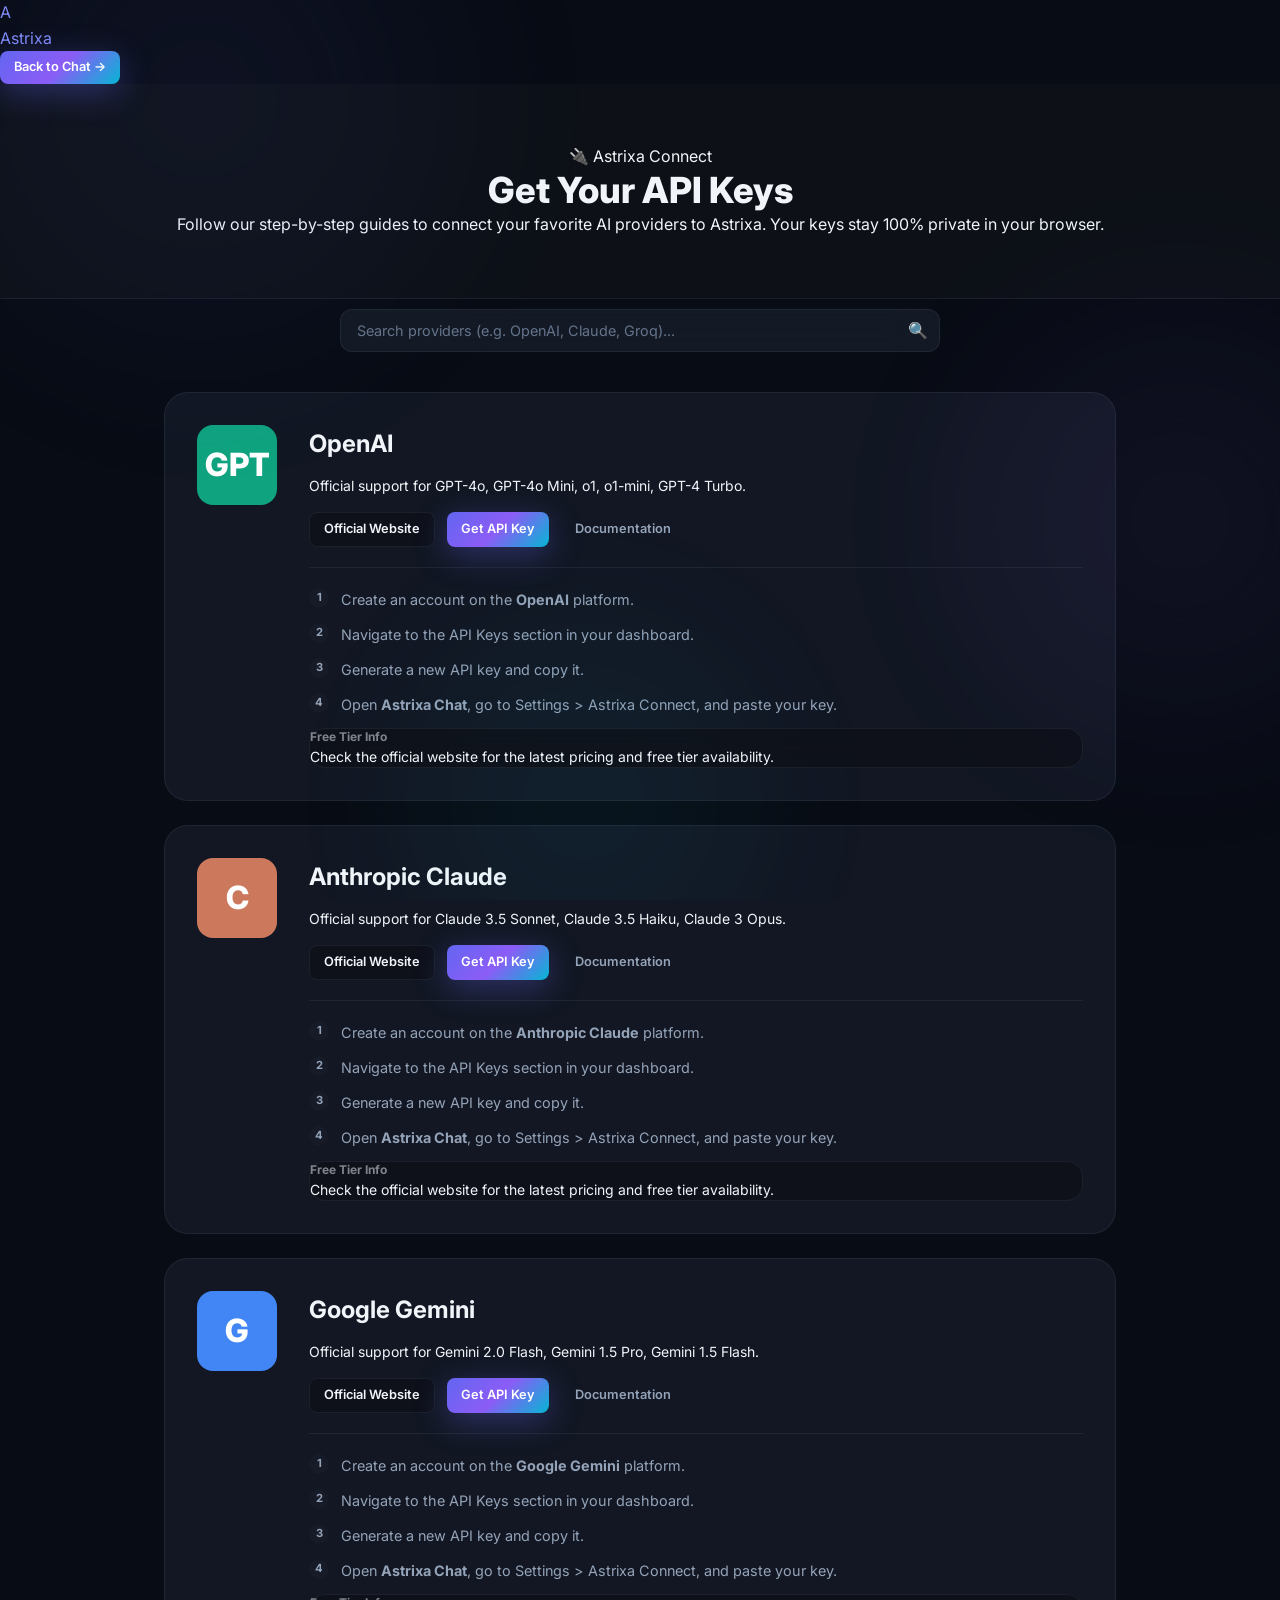
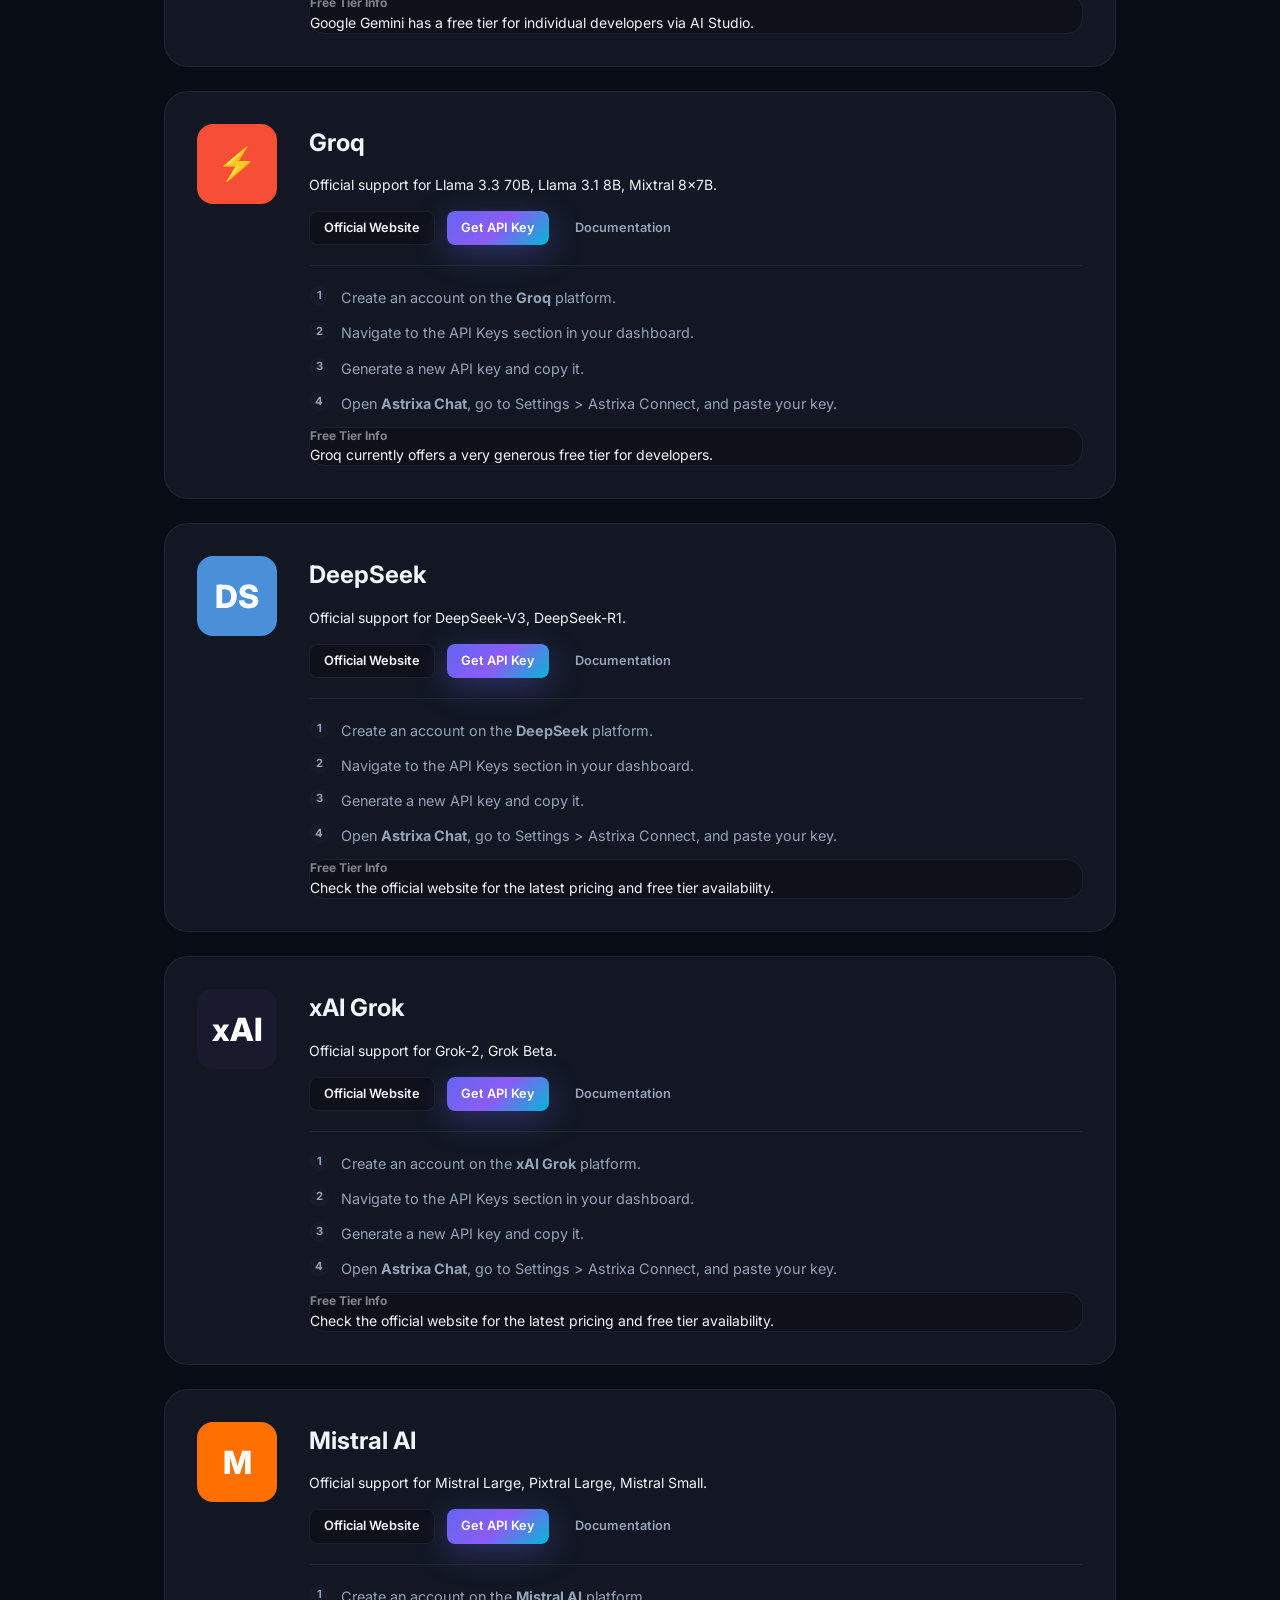
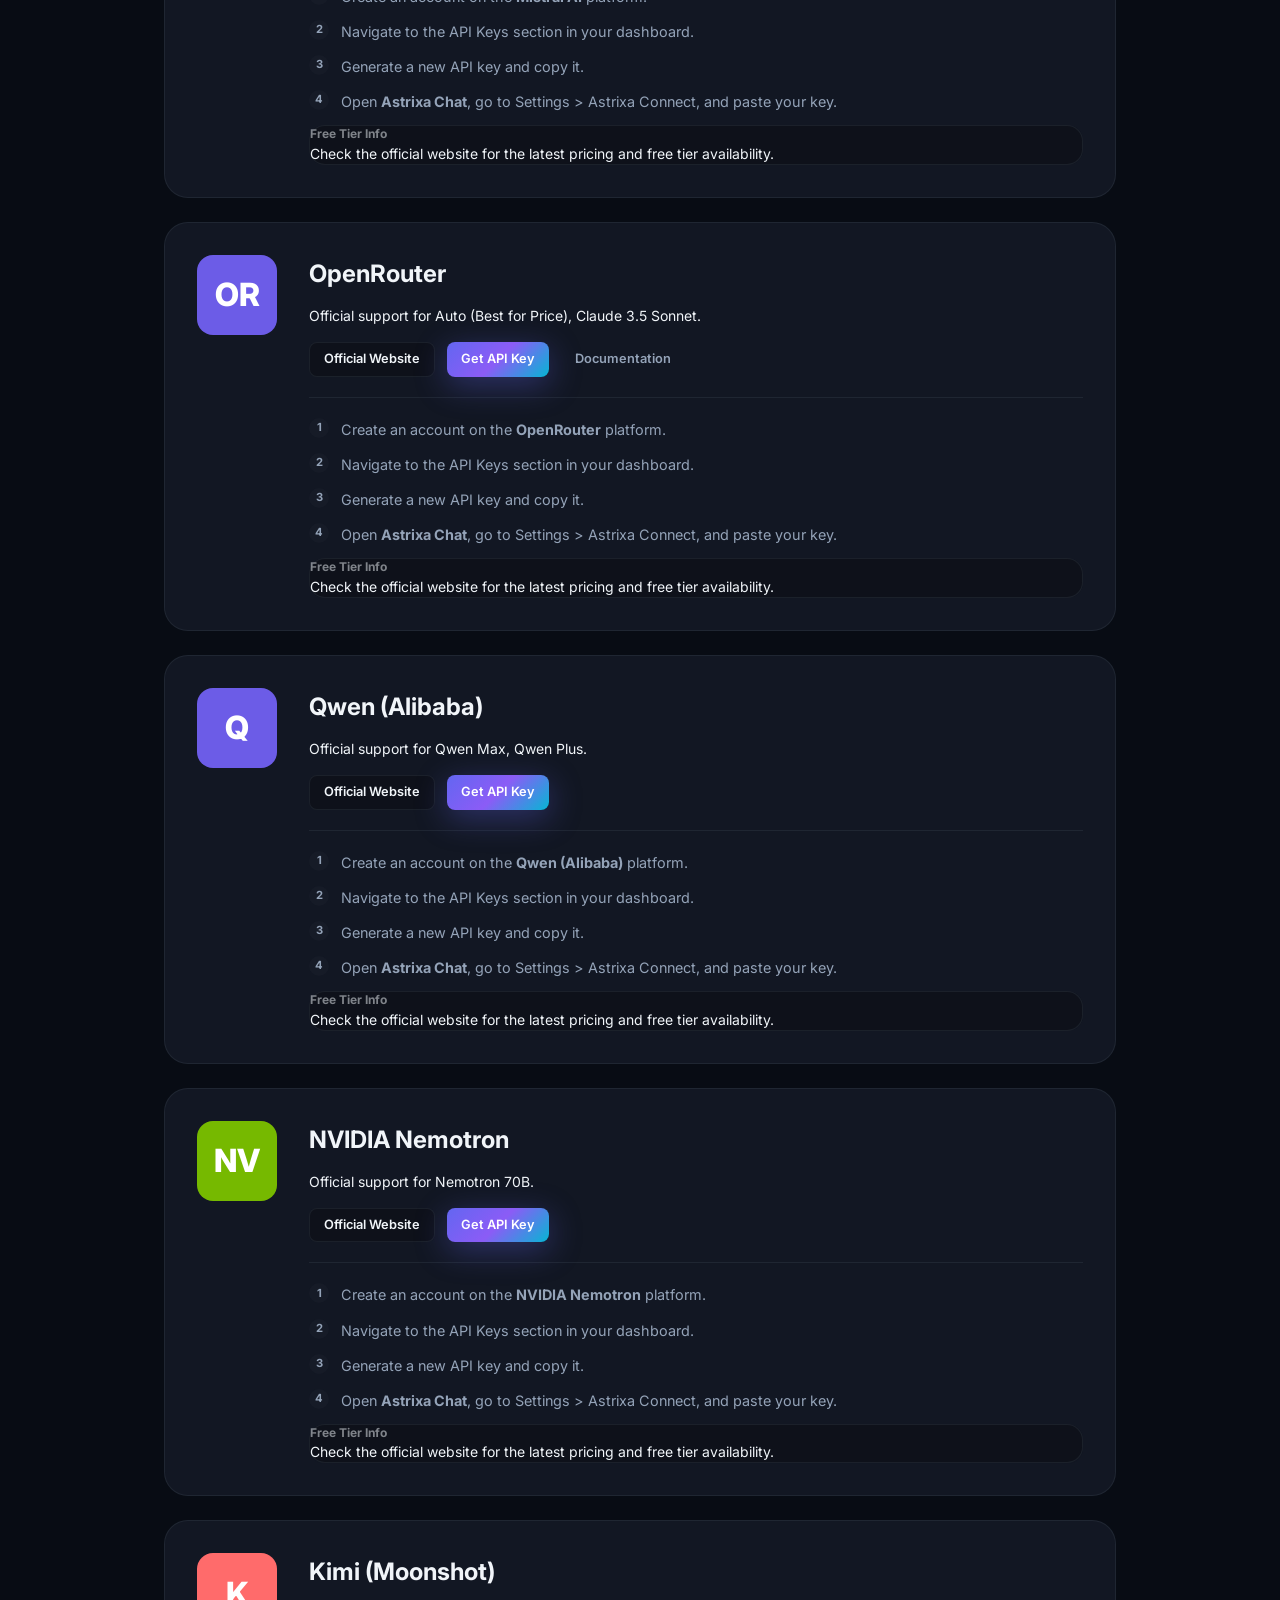
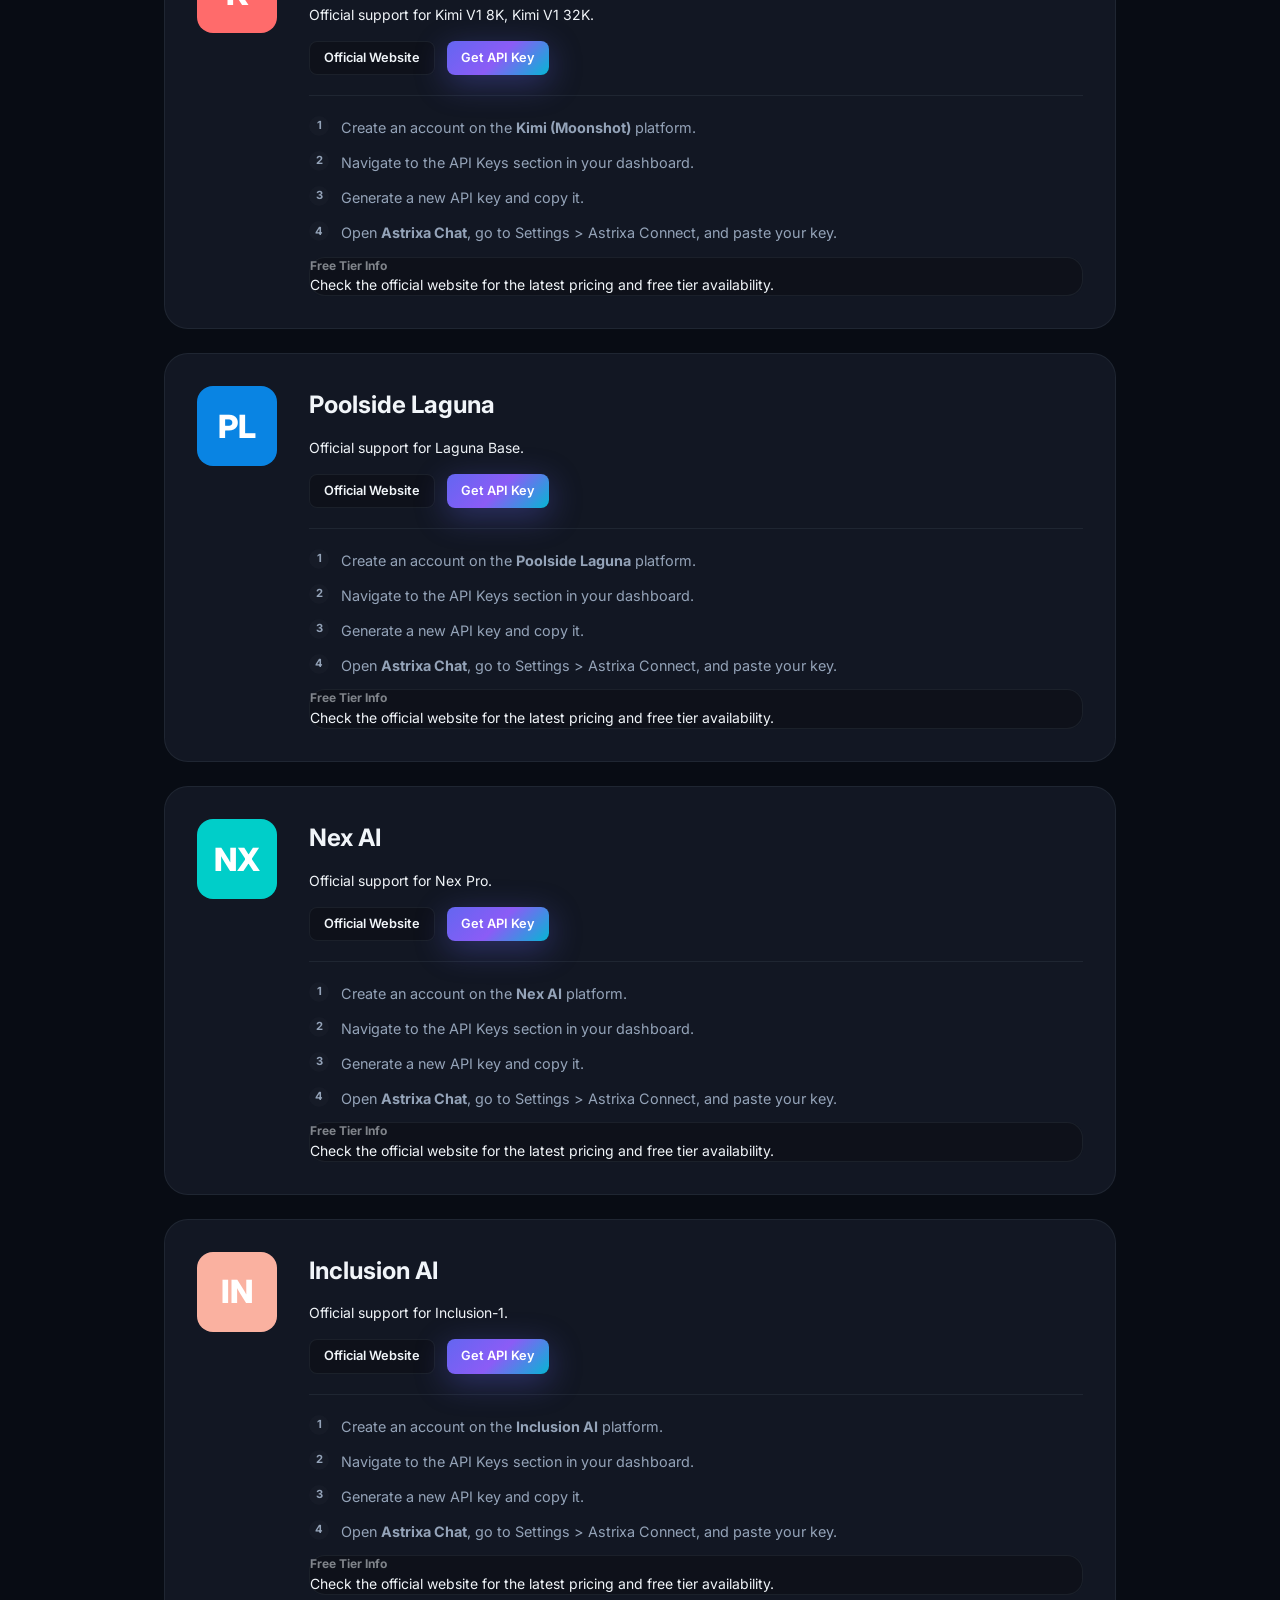
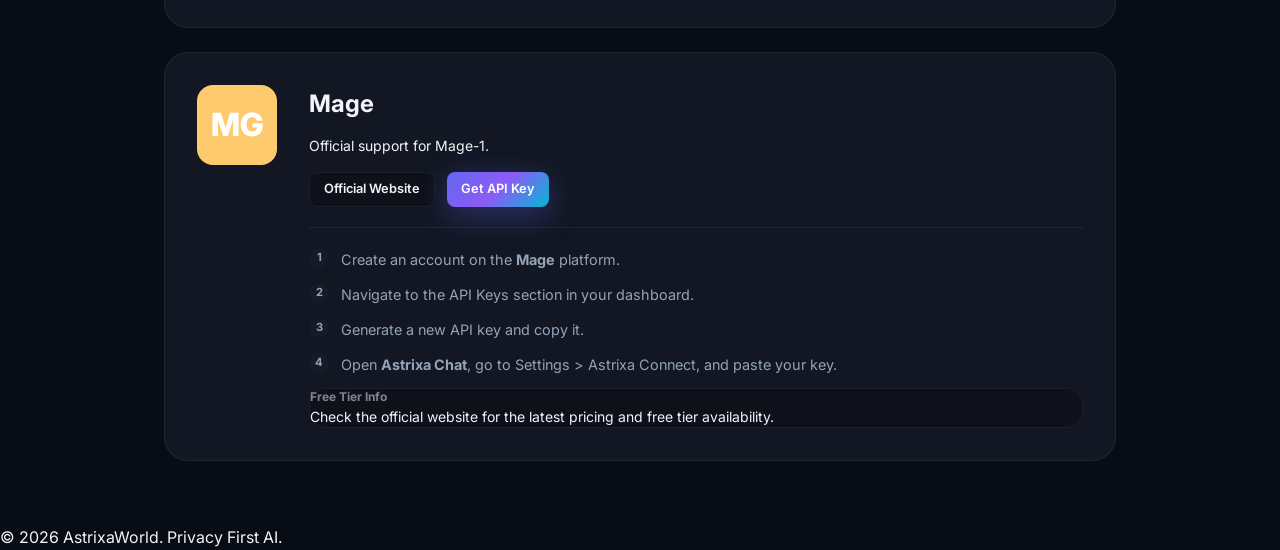
<file: get-api.html>
<!DOCTYPE html>
<html lang="en" data-theme="dark">
<head>
  <meta charset="UTF-8" />
  <meta name="viewport" content="width=device-width, initial-scale=1.0" />
  <title>Astrixa Connect — Get Your API Keys</title>
  <link rel="icon" type="image/svg+xml" href="data:image/svg+xml,<svg xmlns='http://www.w3.org/2000/svg' viewBox='0 0 32 32'><defs><linearGradient id='g' x1='0%25' y1='0%25' x2='100%25' y2='100%25'><stop offset='0%25' stop-color='%238b5cf6'/><stop offset='100%25' stop-color='%2306b6d4'/></linearGradient></defs><rect width='32' height='32' rx='8' fill='url(%23g)'/><text x='16' y='22' text-anchor='middle' font-size='18' fill='white' font-family='Arial' font-weight='bold'>A</text></svg>" />
  <link rel="preconnect" href="https://fonts.googleapis.com" />
  <link rel="preconnect" href="https://fonts.gstatic.com" crossorigin />
  <link href="https://fonts.googleapis.com/css2?family=Inter:wght@300;400;500;600;700;800;900&display=swap" rel="stylesheet" />
  <link rel="stylesheet" href="assets/css/styles.css" />
  <style>
    .connect-header {
      padding: 60px 24px;
      text-align: center;
      background: var(--bg-secondary);
      border-bottom: 1px solid var(--border-color);
    }
    .connect-container {
      max-width: 1000px;
      margin: 0 auto;
      padding: 40px 24px;
    }
    .search-bar {
      max-width: 600px;
      margin: -30px auto 40px;
      position: relative;
      z-index: 10;
    }
    .provider-guide-card {
      background: var(--bg-card);
      border: 1px solid var(--border-color);
      border-radius: var(--radius-xl);
      padding: 32px;
      margin-bottom: 24px;
      display: grid;
      grid-template-columns: 80px 1fr;
      gap: 32px;
      transition: all var(--transition-base);
    }
    .provider-guide-card:hover {
      border-color: var(--brand-primary);
      box-shadow: var(--shadow-lg);
    }
    .provider-guide-icon {
      width: 80px;
      height: 80px;
      border-radius: var(--radius-lg);
      display: flex;
      align-items: center;
      justify-content: center;
      font-size: 2rem;
      font-weight: 800;
      color: white;
    }
    .guide-content h2 {
      margin-bottom: 12px;
      display: flex;
      align-items: center;
      gap: 12px;
    }
    .guide-links {
      display: flex;
      gap: 12px;
      margin: 16px 0;
      flex-wrap: wrap;
    }
    .guide-steps {
      margin-top: 20px;
      padding-top: 20px;
      border-top: 1px solid var(--border-color);
    }
    .guide-step {
      display: flex;
      gap: 12px;
      margin-bottom: 12px;
      font-size: 0.9rem;
      color: var(--text-secondary);
    }
    .step-number {
      width: 20px;
      height: 20px;
      background: var(--bg-tertiary);
      border-radius: 50%;
      display: flex;
      align-items: center;
      justify-content: center;
      font-size: 0.7rem;
      font-weight: 700;
      flex-shrink: 0;
    }
    @media (max-width: 640px) {
      .provider-guide-card { grid-template-columns: 1fr; gap: 20px; }
      .provider-guide-icon { width: 60px; height: 60px; font-size: 1.5rem; }
    }
  </style>
</head>
<body>
  <!-- Background Orbs -->
  <div class="bg-orbs">
    <div class="orb orb-1"></div>
    <div class="orb orb-2"></div>
    <div class="orb orb-3"></div>
  </div>

  <nav class="landing-nav scrolled">
    <a href="index.html" class="nav-logo">
      <div class="nav-logo-icon">A</div>
      <span>Astrixa</span>
    </a>
    <div class="nav-actions">
      <a href="astrixa.html" class="btn btn-primary btn-sm">Back to Chat →</a>
    </div>
  </nav>

  <header class="connect-header">
    <div class="section-label" style="justify-content:center;">🔌 Astrixa Connect</div>
    <h1 class="text-4xl font-extrabold mt-4">Get Your API Keys</h1>
    <p class="text-secondary mt-4 max-w-2xl mx-auto">Follow our step-by-step guides to connect your favorite AI providers to Astrixa. Your keys stay 100% private in your browser.</p>
  </header>

  <div class="connect-container">
    <div class="search-bar">
      <div class="input-group">
        <input type="text" class="input-field glass-strong" id="provider-search" placeholder="Search providers (e.g. OpenAI, Claude, Groq)...">
        <span class="input-suffix">🔍</span>
      </div>
    </div>

    <div id="guides-list">
      <!-- Guides will be injected here via JS -->
    </div>
  </div>

  <footer class="footer">
    <div class="footer-inner text-center">
      <p class="text-tertiary">© 2026 AstrixaWorld. Privacy First AI.</p>
    </div>
  </footer>

  <script src="assets/js/providers.js"></script>
  <script src="assets/js/theme.js"></script>
  <script>
    const guidesList = document.getElementById('guides-list');
    const searchInput = document.getElementById('provider-search');

    function renderGuides(filter = '') {
      guidesList.innerHTML = '';
      const providers = Object.values(window.PROVIDERS);
      
      const filtered = providers.filter(p => 
        p.name.toLowerCase().includes(filter.toLowerCase())
      );

      if (filtered.length === 0) {
        guidesList.innerHTML = '<div class="text-center py-20 opacity-50">No providers found matching your search.</div>';
        return;
      }

      filtered.forEach(p => {
        const card = document.createElement('div');
        card.className = 'provider-guide-card reveal visible';
        card.id = p.id;
        
        card.innerHTML = `
          <div class="provider-guide-icon" style="background:${p.color || 'var(--brand-gradient)'}">${p.icon}</div>
          <div class="guide-content">
            <h2>${p.name}</h2>
            <p class="text-secondary text-sm">Official support for ${p.models.map(m => m.name).join(', ')}.</p>
            
            <div class="guide-links">
              <a href="${p.website}" target="_blank" class="btn btn-secondary btn-sm">Official Website</a>
              <a href="${p.apiKeyUrl}" target="_blank" class="btn btn-primary btn-sm">Get API Key</a>
              ${p.docsUrl ? `<a href="${p.docsUrl}" target="_blank" class="btn btn-ghost btn-sm">Documentation</a>` : ''}
            </div>

            <div class="guide-steps">
              <div class="guide-step">
                <div class="step-number">1</div>
                <div>Create an account on the <strong>${p.name}</strong> platform.</div>
              </div>
              <div class="guide-step">
                <div class="step-number">2</div>
                <div>Navigate to the API Keys section in your dashboard.</div>
              </div>
              <div class="guide-step">
                <div class="step-number">3</div>
                <div>Generate a new API key and copy it.</div>
              </div>
              <div class="guide-step">
                <div class="step-number">4</div>
                <div>Open <strong>Astrixa Chat</strong>, go to Settings > Astrixa Connect, and paste your key.</div>
              </div>
            </div>
            
            <div class="mt-4 p-4 glass rounded-lg">
              <div class="text-xs font-bold uppercase tracking-wider opacity-50 mb-2">Free Tier Info</div>
              <div class="text-sm">${p.id === 'groq' ? 'Groq currently offers a very generous free tier for developers.' : p.id === 'google' ? 'Google Gemini has a free tier for individual developers via AI Studio.' : 'Check the official website for the latest pricing and free tier availability.'}</div>
            </div>
          </div>
        `;
        guidesList.appendChild(card);
      });
    }

    searchInput.addEventListener('input', (e) => renderGuides(e.target.value));
    renderGuides();
  </script>
</body>
</html>
</file>
<file: assets/css/styles.css>
/* ============================================================
   AstrixaWorld — Main Stylesheet
   Production-quality glassmorphism UI with light/dark themes
   ============================================================ */

/* ── CSS Custom Properties ────────────────────────────────── */
:root {
  /* Brand Colors */
  --brand-primary: #8b5cf6; /* More purple for Astrixa */
  --brand-secondary: #6366f1;
  --brand-accent: #06b6d4;
  --brand-gradient: linear-gradient(135deg, #6366f1 0%, #8b5cf6 50%, #06b6d4 100%);
  --brand-gradient-soft: linear-gradient(135deg, rgba(99,102,241,0.15) 0%, rgba(139,92,246,0.15) 50%, rgba(6,182,212,0.15) 100%);

  /* Light Mode */
  --bg-primary: #f8fafc;
  --bg-secondary: #f1f5f9;
  --bg-tertiary: #e2e8f0;
  --bg-glass: rgba(255,255,255,0.7);
  --bg-glass-hover: rgba(255,255,255,0.85);
  --bg-glass-strong: rgba(255,255,255,0.9);
  --bg-overlay: rgba(255,255,255,0.5);
  --bg-card: rgba(255,255,255,0.8);
  --bg-input: rgba(255,255,255,0.9);
  --bg-sidebar: rgba(248,250,252,0.95);
  --bg-modal: rgba(255,255,255,0.95);

  --text-primary: #0f172a;
  --text-secondary: #475569;
  --text-tertiary: #94a3b8;
  --text-muted: #cbd5e1;
  --text-inverse: #ffffff;
  --text-brand: #6366f1;

  --border-color: rgba(148,163,184,0.25);
  --border-strong: rgba(148,163,184,0.5);
  --border-brand: rgba(99,102,241,0.4);

  --shadow-sm: 0 1px 3px rgba(0,0,0,0.06), 0 1px 2px rgba(0,0,0,0.04);
  --shadow-md: 0 4px 16px rgba(0,0,0,0.08), 0 2px 8px rgba(0,0,0,0.04);
  --shadow-lg: 0 10px 40px rgba(0,0,0,0.1), 0 4px 16px rgba(0,0,0,0.06);
  --shadow-xl: 0 20px 60px rgba(0,0,0,0.12), 0 8px 24px rgba(0,0,0,0.08);
  --shadow-brand: 0 8px 32px rgba(99,102,241,0.25);
  --shadow-glow: 0 0 40px rgba(99,102,241,0.15);

  --blur-sm: blur(8px);
  --blur-md: blur(16px);
  --blur-lg: blur(24px);

  --radius-sm: 8px;
  --radius-md: 12px;
  --radius-lg: 16px;
  --radius-xl: 24px;
  --radius-full: 9999px;

  --transition-fast: 0.15s cubic-bezier(0.4,0,0.2,1);
  --transition-base: 0.25s cubic-bezier(0.4,0,0.2,1);
  --transition-slow: 0.4s cubic-bezier(0.4,0,0.2,1);
  --transition-spring: 0.5s cubic-bezier(0.34,1.56,0.64,1);

  --font-sans: 'Inter', -apple-system, BlinkMacSystemFont, 'Segoe UI', sans-serif;
  --font-mono: 'JetBrains Mono', 'Fira Code', 'Cascadia Code', monospace;

  --sidebar-width: 280px;
  --header-height: 60px;
  --input-height: 56px;
  --z-base: 1;
  --z-dropdown: 100;
  --z-sticky: 200;
  --z-modal: 300;
  --z-toast: 400;
  --z-tooltip: 500;
}

/* Dark Mode */
[data-theme="dark"] {
  --bg-primary: #080c14;
  --bg-secondary: #0d1117;
  --bg-tertiary: #161b27;
  --bg-glass: rgba(13,17,23,0.7);
  --bg-glass-hover: rgba(22,27,39,0.85);
  --bg-glass-strong: rgba(13,17,23,0.95);
  --bg-overlay: rgba(13,17,23,0.5);
  --bg-card: rgba(22,27,39,0.8);
  --bg-input: rgba(22,27,39,0.9);
  --bg-sidebar: rgba(8,12,20,0.98);
  --bg-modal: rgba(13,17,23,0.98);

  --text-primary: #f1f5f9;
  --text-secondary: #94a3b8;
  --text-tertiary: #64748b;
  --text-muted: #334155;
  --text-inverse: #0f172a;
  --text-brand: #818cf8;

  --border-color: rgba(148,163,184,0.1);
  --border-strong: rgba(148,163,184,0.2);
  --border-brand: rgba(129,140,248,0.3);

  --shadow-sm: 0 1px 3px rgba(0,0,0,0.3), 0 1px 2px rgba(0,0,0,0.2);
  --shadow-md: 0 4px 16px rgba(0,0,0,0.4), 0 2px 8px rgba(0,0,0,0.2);
  --shadow-lg: 0 10px 40px rgba(0,0,0,0.5), 0 4px 16px rgba(0,0,0,0.3);
  --shadow-xl: 0 20px 60px rgba(0,0,0,0.6), 0 8px 24px rgba(0,0,0,0.4);
  --shadow-brand: 0 8px 32px rgba(99,102,241,0.35);
  --shadow-glow: 0 0 60px rgba(99,102,241,0.2);

  --bg-sidebar: rgba(8,12,20,0.98);
}

/* ── Reset & Base ─────────────────────────────────────────── */
*, *::before, *::after {
  box-sizing: border-box;
  margin: 0;
  padding: 0;
}

html {
  font-size: 16px;
  scroll-behavior: smooth;
  -webkit-text-size-adjust: 100%;
}

body {
  font-family: var(--font-sans);
  background-color: var(--bg-primary);
  color: var(--text-primary);
  line-height: 1.6;
  min-height: 100vh;
  overflow-x: hidden;
  transition: background-color var(--transition-slow), color var(--transition-slow);
}

a {
  color: var(--text-brand);
  text-decoration: none;
  transition: opacity var(--transition-fast);
}
a:hover { opacity: 0.8; }

img, video { max-width: 100%; height: auto; display: block; }

button {
  cursor: pointer;
  font-family: var(--font-sans);
  border: none;
  background: none;
  outline: none;
}

input, textarea, select {
  font-family: var(--font-sans);
  outline: none;
  border: none;
}

ul, ol { list-style: none; }

/* ── Scrollbar ────────────────────────────────────────────── */
::-webkit-scrollbar { width: 6px; height: 6px; }
::-webkit-scrollbar-track { background: transparent; }
::-webkit-scrollbar-thumb {
  background: var(--border-strong);
  border-radius: var(--radius-full);
}
::-webkit-scrollbar-thumb:hover { background: var(--text-tertiary); }

/* ── Typography ───────────────────────────────────────────── */
.text-xs   { font-size: 0.75rem; line-height: 1.4; }
.text-sm   { font-size: 0.875rem; line-height: 1.5; }
.text-base { font-size: 1rem; line-height: 1.6; }
.text-lg   { font-size: 1.125rem; line-height: 1.5; }
.text-xl   { font-size: 1.25rem; line-height: 1.4; }
.text-2xl  { font-size: 1.5rem; line-height: 1.3; }
.text-3xl  { font-size: 1.875rem; line-height: 1.25; }
.text-4xl  { font-size: 2.25rem; line-height: 1.2; }
.text-5xl  { font-size: 3rem; line-height: 1.15; }
.text-6xl  { font-size: 3.75rem; line-height: 1.1; }

.font-medium  { font-weight: 500; }
.font-semibold { font-weight: 600; }
.font-bold    { font-weight: 700; }
.font-extrabold { font-weight: 800; }

.text-gradient {
  background: var(--brand-gradient);
  -webkit-background-clip: text;
  -webkit-text-fill-color: transparent;
  background-clip: text;
}

/* ── Glass Components ─────────────────────────────────────── */
.glass {
  background: var(--bg-glass);
  backdrop-filter: var(--blur-md);
  -webkit-backdrop-filter: var(--blur-md);
  border: 1px solid var(--border-color);
  border-radius: var(--radius-lg);
}

.glass-strong {
  background: var(--bg-glass-strong);
  backdrop-filter: var(--blur-lg);
  -webkit-backdrop-filter: var(--blur-lg);
  border: 1px solid var(--border-color);
  border-radius: var(--radius-lg);
}

.glass-card {
  background: var(--bg-card);
  backdrop-filter: var(--blur-md);
  -webkit-backdrop-filter: var(--blur-md);
  border: 1px solid var(--border-color);
  border-radius: var(--radius-xl);
  box-shadow: var(--shadow-md);
  transition: transform var(--transition-base), box-shadow var(--transition-base), background var(--transition-base);
}

.glass-card:hover {
  transform: translateY(-2px);
  box-shadow: var(--shadow-lg);
  background: var(--bg-glass-hover);
}

/* ── Buttons ──────────────────────────────────────────────── */
.btn {
  display: inline-flex;
  align-items: center;
  justify-content: center;
  gap: 8px;
  padding: 10px 20px;
  border-radius: var(--radius-md);
  font-size: 0.9rem;
  font-weight: 600;
  transition: all var(--transition-base);
  white-space: nowrap;
  user-select: none;
  position: relative;
  overflow: hidden;
}

.btn::after {
  content: '';
  position: absolute;
  inset: 0;
  background: rgba(255,255,255,0);
  transition: background var(--transition-fast);
}
.btn:hover::after { background: rgba(255,255,255,0.08); }
.btn:active::after { background: rgba(0,0,0,0.08); }

.btn-primary {
  background: var(--brand-gradient);
  color: #fff;
  box-shadow: var(--shadow-brand);
}
.btn-primary:hover {
  transform: translateY(-1px);
  box-shadow: 0 12px 40px rgba(99,102,241,0.4);
}
.btn-primary:active { transform: translateY(0); }

.btn-secondary {
  background: var(--bg-glass);
  color: var(--text-primary);
  border: 1px solid var(--border-color);
  backdrop-filter: var(--blur-sm);
}
.btn-secondary:hover {
  background: var(--bg-glass-hover);
  border-color: var(--border-brand);
}

.btn-ghost {
  background: transparent;
  color: var(--text-secondary);
  padding: 8px 12px;
}
.btn-ghost:hover {
  background: var(--bg-glass);
  color: var(--text-primary);
}

.btn-icon {
  width: 36px;
  height: 36px;
  padding: 0;
  border-radius: var(--radius-md);
  background: transparent;
  color: var(--text-secondary);
  display: inline-flex;
  align-items: center;
  justify-content: center;
  transition: all var(--transition-fast);
}
.btn-icon:hover {
  background: var(--bg-glass);
  color: var(--text-primary);
}

.btn-lg {
  padding: 14px 28px;
  font-size: 1rem;
  border-radius: var(--radius-lg);
}

.btn-sm {
  padding: 6px 14px;
  font-size: 0.8rem;
  border-radius: var(--radius-sm);
}

/* ── Form Inputs ──────────────────────────────────────────── */
.input-field {
  width: 100%;
  padding: 12px 16px;
  background: var(--bg-input);
  border: 1px solid var(--border-color);
  border-radius: var(--radius-md);
  color: var(--text-primary);
  font-size: 0.9rem;
  transition: all var(--transition-fast);
}
.input-field:focus {
  border-color: var(--brand-primary);
  box-shadow: 0 0 0 3px rgba(99,102,241,0.15);
}
.input-field::placeholder { color: var(--text-tertiary); }

.input-group {
  position: relative;
  display: flex;
  align-items: center;
}
.input-group .input-field { padding-right: 44px; }
.input-group .input-suffix {
  position: absolute;
  right: 12px;
  color: var(--text-tertiary);
  display: flex;
  align-items: center;
}

/* ── Badge ────────────────────────────────────────────────── */
.badge {
  display: inline-flex;
  align-items: center;
  gap: 4px;
  padding: 3px 10px;
  border-radius: var(--radius-full);
  font-size: 0.7rem;
  font-weight: 600;
  letter-spacing: 0.02em;
  text-transform: uppercase;
}
.badge-primary {
  background: rgba(99,102,241,0.15);
  color: var(--brand-primary);
  border: 1px solid rgba(99,102,241,0.25);
}
.badge-success {
  background: rgba(16,185,129,0.12);
  color: #10b981;
  border: 1px solid rgba(16,185,129,0.2);
}
.badge-warning {
  background: rgba(245,158,11,0.12);
  color: #f59e0b;
  border: 1px solid rgba(245,158,11,0.2);
}
.badge-info {
  background: rgba(6,182,212,0.12);
  color: #06b6d4;
  border: 1px solid rgba(6,182,212,0.2);
}
.badge-purple {
  background: rgba(139,92,246,0.12);
  color: #8b5cf6;
  border: 1px solid rgba(139,92,246,0.2);
}

/* ── Tooltip ──────────────────────────────────────────────── */
[data-tooltip] {
  position: relative;
}
[data-tooltip]::before {
  content: attr(data-tooltip);
  position: absolute;
  bottom: calc(100% + 8px);
  left: 50%;
  transform: translateX(-50%) scale(0.9);
  background: var(--bg-tertiary);
  color: var(--text-primary);
  padding: 5px 10px;
  border-radius: var(--radius-sm);
  font-size: 0.75rem;
  white-space: nowrap;
  pointer-events: none;
  opacity: 0;
  transition: all var(--transition-fast);
  z-index: var(--z-tooltip);
  border: 1px solid var(--border-color);
  box-shadow: var(--shadow-md);
}
[data-tooltip]:hover::before {
  opacity: 1;
  transform: translateX(-50%) scale(1);
}

/* ── Animations ───────────────────────────────────────────── */
@keyframes fadeIn {
  from { opacity: 0; }
  to   { opacity: 1; }
}
@keyframes fadeInUp {
  from { opacity: 0; transform: translateY(20px); }
  to   { opacity: 1; transform: translateY(0); }
}
@keyframes fadeInDown {
  from { opacity: 0; transform: translateY(-20px); }
  to   { opacity: 1; transform: translateY(0); }
}
@keyframes fadeInLeft {
  from { opacity: 0; transform: translateX(-20px); }
  to   { opacity: 1; transform: translateX(0); }
}
@keyframes fadeInRight {
  from { opacity: 0; transform: translateX(20px); }
  to   { opacity: 1; transform: translateX(0); }
}
@keyframes scaleIn {
  from { opacity: 0; transform: scale(0.92); }
  to   { opacity: 1; transform: scale(1); }
}
@keyframes slideInLeft {
  from { transform: translateX(-100%); }
  to   { transform: translateX(0); }
}
@keyframes slideInRight {
  from { transform: translateX(100%); }
  to   { transform: translateX(0); }
}
@keyframes pulse {
  0%, 100% { opacity: 1; }
  50%       { opacity: 0.5; }
}
@keyframes spin {
  from { transform: rotate(0deg); }
  to   { transform: rotate(360deg); }
}
@keyframes shimmer {
  0%   { background-position: -200% 0; }
  100% { background-position: 200% 0; }
}
@keyframes float {
  0%, 100% { transform: translateY(0px); }
  50%       { transform: translateY(-10px); }
}
@keyframes gradientShift {
  0%   { background-position: 0% 50%; }
  50%  { background-position: 100% 50%; }
  100% { background-position: 0% 50%; }
}
@keyframes typing {
  0%, 60%, 100% { transform: translateY(0); }
  30%            { transform: translateY(-6px); }
}
@keyframes blink {
  0%, 100% { opacity: 1; }
  50%       { opacity: 0; }
}
@keyframes ripple {
  0%   { transform: scale(0); opacity: 1; }
  100% { transform: scale(4); opacity: 0; }
}
@keyframes orb {
  0%   { transform: translate(0,0) scale(1); }
  33%  { transform: translate(30px,-20px) scale(1.05); }
  66%  { transform: translate(-20px,15px) scale(0.95); }
  100% { transform: translate(0,0) scale(1); }
}

.animate-fadeIn     { animation: fadeIn var(--transition-base) both; }
.animate-fadeInUp   { animation: fadeInUp 0.5s cubic-bezier(0.4,0,0.2,1) both; }
.animate-fadeInDown { animation: fadeInDown 0.5s cubic-bezier(0.4,0,0.2,1) both; }
.animate-scaleIn    { animation: scaleIn 0.3s cubic-bezier(0.34,1.56,0.64,1) both; }
.animate-float      { animation: float 3s ease-in-out infinite; }
.animate-pulse      { animation: pulse 2s ease-in-out infinite; }
.animate-spin       { animation: spin 1s linear infinite; }

/* ── Loading States ───────────────────────────────────────── */
.skeleton {
  background: linear-gradient(90deg, var(--bg-tertiary) 25%, var(--bg-secondary) 50%, var(--bg-tertiary) 75%);
  background-size: 200% 100%;
  animation: shimmer 1.5s infinite;
  border-radius: var(--radius-sm);
}

.spinner {
  width: 20px;
  height: 20px;
  border: 2px solid var(--border-color);
  border-top-color: var(--brand-primary);
  border-radius: 50%;
  animation: spin 0.7s linear infinite;
}

.typing-indicator {
  display: flex;
  align-items: center;
  gap: 4px;
  padding: 12px 16px;
}
.typing-indicator span {
  width: 7px;
  height: 7px;
  background: var(--text-tertiary);
  border-radius: 50%;
  animation: typing 1.2s ease-in-out infinite;
}
.typing-indicator span:nth-child(2) { animation-delay: 0.2s; }
.typing-indicator span:nth-child(3) { animation-delay: 0.4s; }

/* ── Dropdown ─────────────────────────────────────────────── */
.dropdown {
  position: relative;
}
.dropdown-menu {
  position: absolute;
  top: calc(100% + 8px);
  left: 0;
  min-width: 200px;
  background: var(--bg-modal);
  border: 1px solid var(--border-color);
  border-radius: var(--radius-lg);
  box-shadow: var(--shadow-xl);
  backdrop-filter: var(--blur-lg);
  z-index: var(--z-dropdown);
  overflow: hidden;
  animation: scaleIn 0.2s cubic-bezier(0.34,1.56,0.64,1) both;
  transform-origin: top left;
}
.dropdown-menu.right { left: auto; right: 0; transform-origin: top right; }
.dropdown-item {
  display: flex;
  align-items: center;
  gap: 10px;
  padding: 10px 16px;
  color: var(--text-secondary);
  font-size: 0.875rem;
  cursor: pointer;
  transition: all var(--transition-fast);
}
.dropdown-item:hover {
  background: var(--bg-glass);
  color: var(--text-primary);
}
.dropdown-item.danger { color: #ef4444; }
.dropdown-item.danger:hover { background: rgba(239,68,68,0.1); }
.dropdown-divider {
  height: 1px;
  background: var(--border-color);
  margin: 4px 0;
}

/* ── Modal ────────────────────────────────────────────────── */
.modal-backdrop {
  position: fixed;
  inset: 0;
  background: rgba(0,0,0,0.5);
  backdrop-filter: blur(4px);
  z-index: var(--z-modal);
  display: flex;
  align-items: center;
  justify-content: center;
  padding: 20px;
  animation: fadeIn 0.2s ease both;
}
.modal {
  background: var(--bg-modal);
  border: 1px solid var(--border-color);
  border-radius: var(--radius-xl);
  box-shadow: var(--shadow-xl);
  width: 100%;
  max-width: 520px;
  max-height: 90vh;
  overflow-y: auto;
  animation: scaleIn 0.3s cubic-bezier(0.34,1.56,0.64,1) both;
}
.modal-header {
  display: flex;
  align-items: center;
  justify-content: space-between;
  padding: 24px 28px 0;
}
.modal-body { padding: 20px 28px; }
.modal-footer {
  padding: 0 28px 24px;
  display: flex;
  gap: 12px;
  justify-content: flex-end;
}

/* ── Toast Notifications ──────────────────────────────────── */
#toast-container {
  position: fixed;
  top: 20px;
  right: 20px;
  z-index: var(--z-toast);
  display: flex;
  flex-direction: column;
  gap: 10px;
  pointer-events: none;
}
.toast {
  display: flex;
  align-items: center;
  gap: 12px;
  padding: 14px 18px;
  background: var(--bg-modal);
  border: 1px solid var(--border-color);
  border-radius: var(--radius-lg);
  box-shadow: var(--shadow-xl);
  backdrop-filter: var(--blur-lg);
  font-size: 0.875rem;
  font-weight: 500;
  pointer-events: all;
  animation: fadeInRight 0.3s cubic-bezier(0.34,1.56,0.64,1) both;
  max-width: 360px;
  min-width: 240px;
}
.toast.removing { animation: fadeInRight 0.2s cubic-bezier(0.4,0,0.2,1) reverse both; }
.toast-icon { font-size: 1.1rem; flex-shrink: 0; }
.toast-success { border-left: 3px solid #10b981; }
.toast-error   { border-left: 3px solid #ef4444; }
.toast-warning { border-left: 3px solid #f59e0b; }
.toast-info    { border-left: 3px solid var(--brand-primary); }

/* ── Utility Classes ──────────────────────────────────────── */
.flex         { display: flex; }
.flex-col     { display: flex; flex-direction: column; }
.items-center { align-items: center; }
.items-start  { align-items: flex-start; }
.justify-between { justify-content: space-between; }
.justify-center  { justify-content: center; }
.justify-end     { justify-content: flex-end; }
.gap-1  { gap: 4px; }
.gap-2  { gap: 8px; }
.gap-3  { gap: 12px; }
.gap-4  { gap: 16px; }
.gap-6  { gap: 24px; }
.gap-8  { gap: 32px; }
.w-full { width: 100%; }
.h-full { height: 100%; }
.overflow-hidden { overflow: hidden; }
.overflow-y-auto { overflow-y: auto; }
.relative { position: relative; }
.absolute { position: absolute; }
.fixed    { position: fixed; }
.inset-0  { inset: 0; }
.z-10     { z-index: 10; }
.z-20     { z-index: 20; }
.hidden   { display: none !important; }
.invisible { visibility: hidden; }
.opacity-0 { opacity: 0; }
.opacity-50 { opacity: 0.5; }
.pointer-events-none { pointer-events: none; }
.select-none { user-select: none; }
.truncate {
  overflow: hidden;
  text-overflow: ellipsis;
  white-space: nowrap;
}
.line-clamp-2 {
  display: -webkit-box;
  -webkit-line-clamp: 2;
  -webkit-box-orient: vertical;
  overflow: hidden;
}

/* ── Divider ──────────────────────────────────────────────── */
.divider {
  height: 1px;
  background: var(--border-color);
  margin: 16px 0;
}
.divider-text {
  display: flex;
  align-items: center;
  gap: 12px;
  color: var(--text-tertiary);
  font-size: 0.8rem;
}
.divider-text::before, .divider-text::after {
  content: '';
  flex: 1;
  height: 1px;
  background: var(--border-color);
}

/* ── Responsive ───────────────────────────────────────────── */
@media (max-width: 1024px) {
  :root { --sidebar-width: 260px; }
}
@media (max-width: 768px) {
  :root {
    --sidebar-width: 100%;
    --header-height: 56px;
  }
}
@media (max-width: 480px) {
  .btn-lg { padding: 12px 22px; font-size: 0.95rem; }
}

/* ── Code Block Styles ────────────────────────────────────── */
pre {
  background: var(--bg-tertiary);
  border: 1px solid var(--border-color);
  border-radius: var(--radius-md);
  padding: 16px;
  overflow-x: auto;
  font-family: var(--font-mono);
  font-size: 0.85rem;
  line-height: 1.7;
  position: relative;
}
code {
  font-family: var(--font-mono);
  font-size: 0.85em;
  background: var(--bg-tertiary);
  padding: 2px 6px;
  border-radius: 4px;
  border: 1px solid var(--border-color);
}
pre code {
  background: none;
  padding: 0;
  border: none;
  font-size: inherit;
}
.code-block-wrapper {
  position: relative;
  margin: 12px 0;
}
.code-block-header {
  display: flex;
  align-items: center;
  justify-content: space-between;
  padding: 8px 16px;
  background: var(--bg-tertiary);
  border: 1px solid var(--border-color);
  border-bottom: none;
  border-radius: var(--radius-md) var(--radius-md) 0 0;
  font-size: 0.75rem;
  color: var(--text-tertiary);
  font-family: var(--font-mono);
}
.code-block-wrapper pre {
  border-radius: 0 0 var(--radius-md) var(--radius-md);
  margin: 0;
}
.copy-code-btn {
  display: flex;
  align-items: center;
  gap: 5px;
  padding: 4px 10px;
  background: var(--bg-glass);
  border: 1px solid var(--border-color);
  border-radius: var(--radius-sm);
  color: var(--text-secondary);
  font-size: 0.75rem;
  cursor: pointer;
  transition: all var(--transition-fast);
}
.copy-code-btn:hover {
  background: var(--bg-glass-hover);
  color: var(--text-primary);
}
.copy-code-btn.copied { color: #10b981; border-color: rgba(16,185,129,0.3); }

/* ── Markdown Content ─────────────────────────────────────── */
.markdown-content h1 { font-size: 1.6rem; font-weight: 700; margin: 20px 0 12px; }
.markdown-content h2 { font-size: 1.35rem; font-weight: 600; margin: 18px 0 10px; }
.markdown-content h3 { font-size: 1.15rem; font-weight: 600; margin: 16px 0 8px; }
.markdown-content h4 { font-size: 1rem; font-weight: 600; margin: 14px 0 6px; }
.markdown-content p  { margin: 8px 0; line-height: 1.7; }
.markdown-content ul, .markdown-content ol { margin: 8px 0; padding-left: 24px; }
.markdown-content ul { list-style: disc; }
.markdown-content ol { list-style: decimal; }
.markdown-content li { margin: 4px 0; line-height: 1.6; }
.markdown-content blockquote {
  border-left: 3px solid var(--brand-primary);
  padding: 8px 16px;
  margin: 12px 0;
  background: var(--brand-gradient-soft);
  border-radius: 0 var(--radius-sm) var(--radius-sm) 0;
  color: var(--text-secondary);
}
.markdown-content table {
  width: 100%;
  border-collapse: collapse;
  margin: 12px 0;
  font-size: 0.875rem;
}
.markdown-content th, .markdown-content td {
  padding: 10px 14px;
  border: 1px solid var(--border-color);
  text-align: left;
}
.markdown-content th {
  background: var(--bg-tertiary);
  font-weight: 600;
}
.markdown-content tr:hover td { background: var(--bg-glass); }
.markdown-content hr {
  border: none;
  border-top: 1px solid var(--border-color);
  margin: 16px 0;
}
.markdown-content a { color: var(--text-brand); }
.markdown-content strong { font-weight: 600; }
.markdown-content em { font-style: italic; }

/* ── Range Slider ─────────────────────────────────────────── */
input[type="range"] {
  -webkit-appearance: none;
  width: 100%;
  height: 4px;
  background: var(--bg-tertiary);
  border-radius: var(--radius-full);
  outline: none;
}
input[type="range"]::-webkit-slider-thumb {
  -webkit-appearance: none;
  width: 18px;
  height: 18px;
  background: var(--brand-gradient);
  border-radius: 50%;
  cursor: pointer;
  box-shadow: var(--shadow-sm);
  transition: transform var(--transition-fast);
}
input[type="range"]::-webkit-slider-thumb:hover {
  transform: scale(1.2);
}

/* ── Toggle Switch ────────────────────────────────────────── */
.toggle {
  position: relative;
  display: inline-block;
  width: 44px;
  height: 24px;
}
.toggle input { opacity: 0; width: 0; height: 0; }
.toggle-slider {
  position: absolute;
  inset: 0;
  background: var(--bg-tertiary);
  border-radius: var(--radius-full);
  cursor: pointer;
  transition: background var(--transition-base);
  border: 1px solid var(--border-color);
}
.toggle-slider::before {
  content: '';
  position: absolute;
  width: 18px;
  height: 18px;
  left: 2px;
  top: 50%;
  transform: translateY(-50%);
  background: white;
  border-radius: 50%;
  transition: transform var(--transition-spring);
  box-shadow: var(--shadow-sm);
}
.toggle input:checked + .toggle-slider {
  background: var(--brand-primary);
  border-color: var(--brand-primary);
}
.toggle input:checked + .toggle-slider::before {
  transform: translate(20px, -50%);
}

/* ── Select ───────────────────────────────────────────────── */
.select-field {
  width: 100%;
  padding: 10px 36px 10px 14px;
  background: var(--bg-input);
  border: 1px solid var(--border-color);
  border-radius: var(--radius-md);
  color: var(--text-primary);
  font-size: 0.875rem;
  cursor: pointer;
  appearance: none;
  background-image: url("data:image/svg+xml,%3Csvg xmlns='http://www.w3.org/2000/svg' width='16' height='16' viewBox='0 0 24 24' fill='none' stroke='%2394a3b8' stroke-width='2'%3E%3Cpath d='M6 9l6 6 6-6'/%3E%3C/svg%3E");
  background-repeat: no-repeat;
  background-position: right 12px center;
  transition: all var(--transition-fast);
}
.select-field:focus {
  border-color: var(--brand-primary);
  box-shadow: 0 0 0 3px rgba(99,102,241,0.15);
}

/* ── Progress Bar ─────────────────────────────────────────── */
.progress {
  height: 4px;
  background: var(--bg-tertiary);
  border-radius: var(--radius-full);
  overflow: hidden;
}
.progress-bar {
  height: 100%;
  background: var(--brand-gradient);
  border-radius: var(--radius-full);
  transition: width var(--transition-slow);
}

/* ── Tabs ─────────────────────────────────────────────────── */
.tabs {
  display: flex;
  gap: 4px;
  padding: 4px;
  background: var(--bg-tertiary);
  border-radius: var(--radius-lg);
}
.tab-btn {
  flex: 1;
  padding: 8px 16px;
  border-radius: var(--radius-md);
  font-size: 0.875rem;
  font-weight: 500;
  color: var(--text-secondary);
  cursor: pointer;
  transition: all var(--transition-base);
  text-align: center;
}
.tab-btn.active {
  background: var(--bg-glass-strong);
  color: var(--text-primary);
  box-shadow: var(--shadow-sm);
}
.tab-btn:hover:not(.active) { color: var(--text-primary); }

/* ── Sidebar Specific ─────────────────────────────────────── */
.sidebar-section-title {
  font-size: 0.7rem;
  font-weight: 700;
  letter-spacing: 0.08em;
  text-transform: uppercase;
  color: var(--text-tertiary);
  padding: 0 12px;
  margin: 16px 0 6px;
}
.sidebar-item {
  display: flex;
  align-items: center;
  gap: 10px;
  padding: 9px 12px;
  border-radius: var(--radius-md);
  color: var(--text-secondary);
  font-size: 0.875rem;
  cursor: pointer;
  transition: all var(--transition-fast);
  position: relative;
  user-select: none;
}
.sidebar-item:hover {
  background: var(--bg-glass);
  color: var(--text-primary);
}
.sidebar-item.active {
  background: var(--brand-gradient-soft);
  color: var(--text-brand);
  border: 1px solid var(--border-brand);
}
.sidebar-item .item-actions {
  margin-left: auto;
  display: none;
  gap: 4px;
}
.sidebar-item:hover .item-actions { display: flex; }

/* ── Message Bubbles ──────────────────────────────────────── */
.message-row {
  display: flex;
  gap: 12px;
  padding: 8px 0;
  animation: fadeInUp 0.3s ease both;
}
.message-row.user { flex-direction: row-reverse; }
.message-avatar {
  width: 34px;
  height: 34px;
  border-radius: var(--radius-md);
  display: flex;
  align-items: center;
  justify-content: center;
  font-size: 0.8rem;
  font-weight: 700;
  flex-shrink: 0;
  background: var(--brand-gradient);
  color: white;
}
.message-avatar.ai {
  background: var(--bg-tertiary);
  border: 1px solid var(--border-color);
  color: var(--text-secondary);
}
.message-content {
  max-width: 75%;
  display: flex;
  flex-direction: column;
  gap: 6px;
}
.message-row.user .message-content { align-items: flex-end; }
.message-bubble {
  padding: 12px 16px;
  border-radius: var(--radius-lg);
  font-size: 0.9rem;
  line-height: 1.65;
  position: relative;
}
.message-bubble.user {
  background: var(--brand-gradient);
  color: white;
  border-radius: var(--radius-lg) var(--radius-lg) var(--radius-sm) var(--radius-lg);
}
.message-bubble.ai {
  background: var(--bg-card);
  border: 1px solid var(--border-color);
  color: var(--text-primary);
  border-radius: var(--radius-lg) var(--radius-lg) var(--radius-lg) var(--radius-sm);
}
.message-meta {
  display: flex;
  align-items: center;
  gap: 8px;
  font-size: 0.72rem;
  color: var(--text-tertiary);
}
.message-actions {
  display: flex;
  gap: 4px;
  opacity: 0;
  transition: opacity var(--transition-fast);
}
.message-row:hover .message-actions { opacity: 1; }
.message-action-btn {
  width: 28px;
  height: 28px;
  border-radius: var(--radius-sm);
  display: flex;
  align-items: center;
  justify-content: center;
  background: var(--bg-glass);
  border: 1px solid var(--border-color);
  color: var(--text-tertiary);
  cursor: pointer;
  font-size: 0.75rem;
  transition: all var(--transition-fast);
}
.message-action-btn:hover {
  background: var(--bg-glass-hover);
  color: var(--text-primary);
}

/* ── Orb Background ───────────────────────────────────────── */
.bg-orbs {
  position: fixed;
  inset: 0;
  pointer-events: none;
  overflow: hidden;
  z-index: 0;
}
.orb {
  position: absolute;
  border-radius: 50%;
  filter: blur(80px);
  opacity: 0.12;
  animation: orb 15s ease-in-out infinite;
}
[data-theme="dark"] .orb { opacity: 0.08; }
.orb-1 {
  width: 600px; height: 600px;
  background: radial-gradient(circle, #6366f1, transparent);
  top: -200px; left: -100px;
  animation-duration: 18s;
}
.orb-2 {
  width: 500px; height: 500px;
  background: radial-gradient(circle, #8b5cf6, transparent);
  top: 30%; right: -150px;
  animation-duration: 22s;
  animation-delay: -5s;
}
.orb-3 {
  width: 400px; height: 400px;
  background: radial-gradient(circle, #06b6d4, transparent);
  bottom: -100px; left: 30%;
  animation-duration: 20s;
  animation-delay: -10s;
}
</file>
